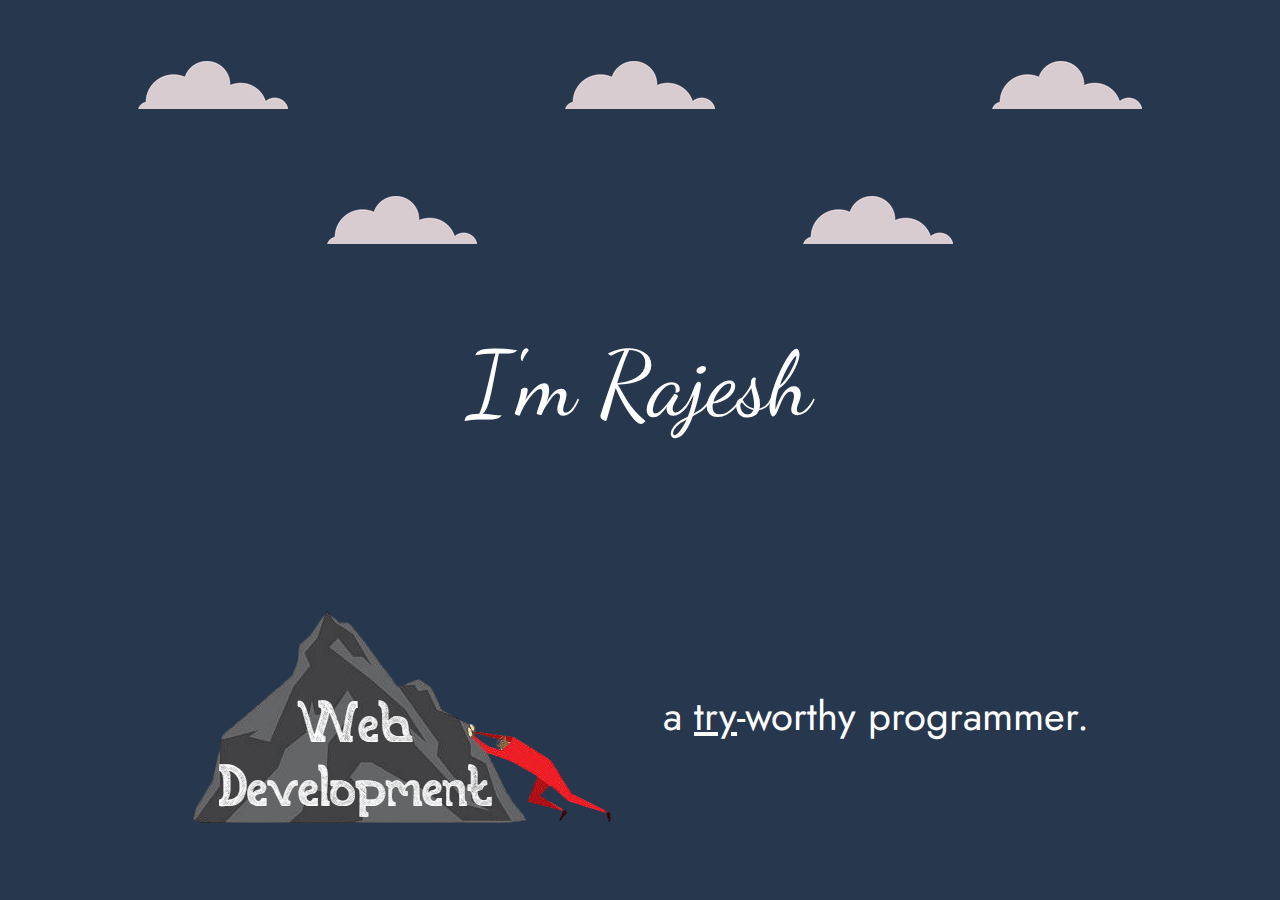
<file: index.html>
<!DOCTYPE html>
<html lang="en">
<head>
    <meta charset="UTF-8">
    <meta name="viewport" content="width=device-width, initial-scale=1.0">
    <title>Capstone-2</title>
    <link href="./css/Briefstyle.css" rel="stylesheet">
    <link rel="preconnect" href="https://fonts.googleapis.com">
    <link rel="preconnect" href="https://fonts.gstatic.com" crossorigin>
    <link href="https://fonts.googleapis.com/css2?family=Dancing+Script&display=swap" rel="stylesheet">
    <link rel="preconnect" href="https://fonts.googleapis.com">
    <link rel="preconnect" href="https://fonts.gstatic.com" crossorigin>
    <link href="https://fonts.googleapis.com/css2?family=Jost:ital,wght@0,100..900;1,100..900&display=swap" rel="stylesheet">
</head>
<body>
    <div class="core-container">
        <div class="upper-container">
            <img src="./assets/images/cloud.png" alt="top-left-cloud">
            <img src="./assets/images/cloud.png" alt="top-mid-cloud">
            <img src="./assets/images/cloud.png" alt="top-right-cloud">
        </div>
        <div class="upper-container1">
            <img src="./assets/images/cloud.png" alt="top-left-cloud">
            <img src="./assets/images/cloud.png" alt="top-mid-cloud">
        </div>
        <h1 class="dancing-script">I'm Rajesh</h1>
        <div class="mid-container" onclick="location.href='./Intro.html';" style="cursor: pointer;" title="Click here to know more!">
            <img src="./assets/images/Mountain shifter 3.png" alt="Mountain mover">
            <h2 class="jost-statement"> a <span class="underscore">try</span>-worthy programmer.</h2>
        </div>
    </div>
</body>
</html>
</file>
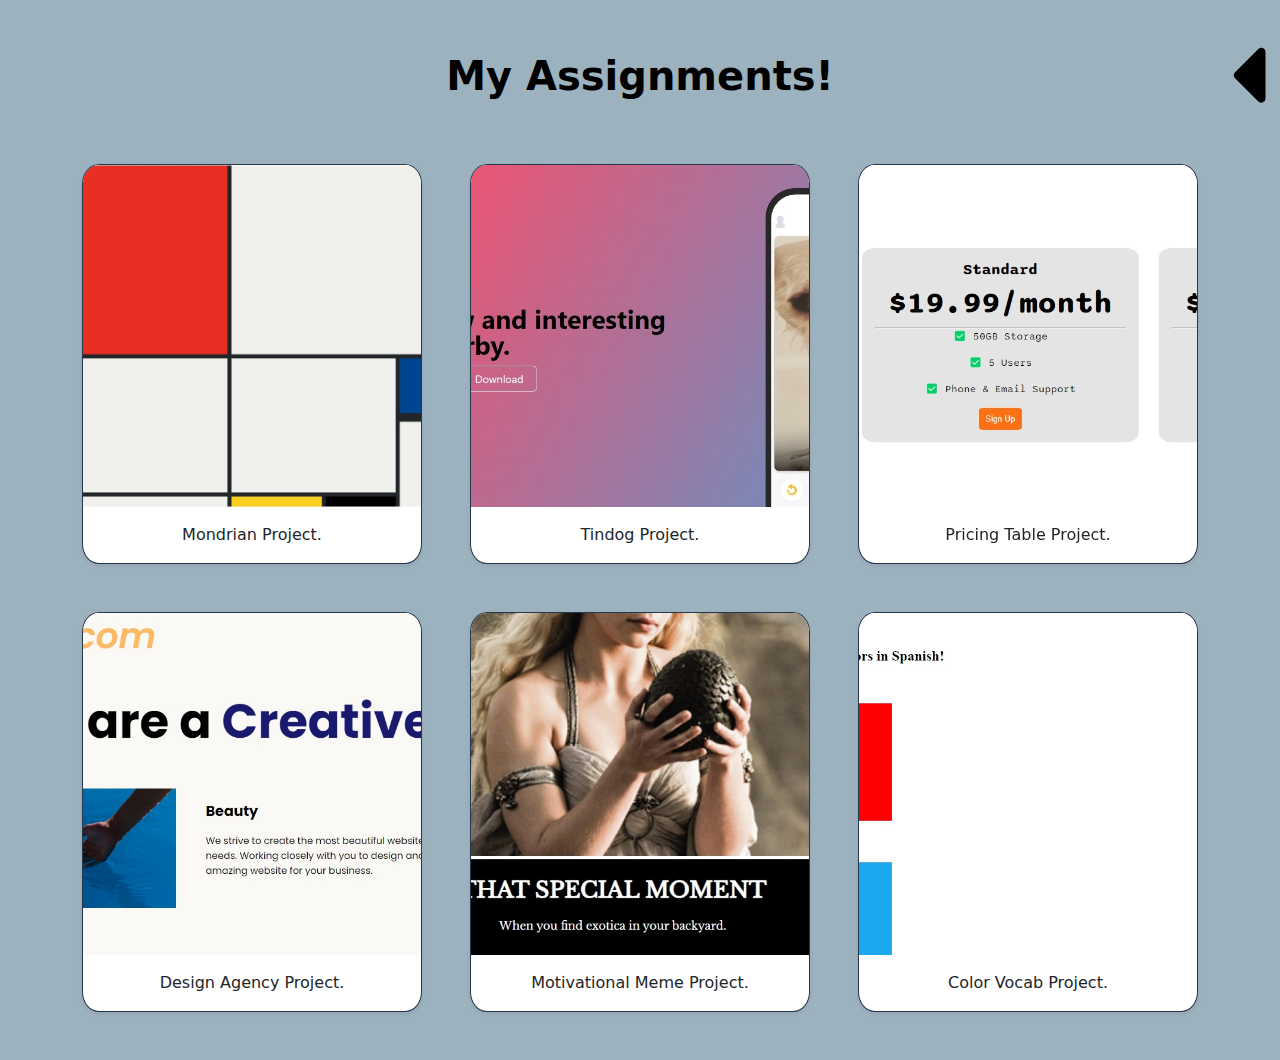
<file: Assignments.html>
<!DOCTYPE html>
<html lang="en">

<head>
    <meta charset="UTF-8">
    <meta name="viewport" content="width=device-width, initial-scale=1.0">
    <title>My Assignments</title>
    <link href="./css/Local_bootstrap_copy.css" rel="stylesheet">
    <style>
        body{
          background-color: #9DB2BF;
        }
        .text-center, .bg-body-tertiary {
            background-color: #9DB2BF !important;
        }
        
        .bd-placeholder-img, .shadow-sm{
          width: 100%;
          height: 400px;
          overflow: hidden;
        }

        .card, .shadow-sm {
          border: #27374D solid 1px;
          border-radius: 5%;
        }
        
        .card, .shadow-sm img{
          width: 100%;
          object-fit: cover;
          transition: all .3s ease-in-out;
        }

        .card img:hover {
          transform: scale(1.05);
        }

        .card-body:hover{
          font-weight: bold;
          background-color: #9DB2BF;
        }

        body > .container2{
          position: fixed;
          left: 94%;
        }

        .container2 .tooltiptext {
          visibility: hidden;
          width: 120px;
          color: black;
          text-align: center;
          padding: 1%;
          font-family: 'Segoe UI', Tahoma, Geneva, Verdana, sans-serif;
          
          /* Position the tooltip */
          position: absolute;
        }
        .container2 > img:hover{
            opacity: 50%;
        }
        .container2:hover .tooltiptext{
          visibility: visible;
          opacity: 50%;
        }
    </style>
</head>

<body>

    <span class="pt-4 container2">
        <span class="tooltiptext">Previous Page</span>
        <img src="./assets/SVG/caret-left.svg" id="prv-pg" alt="previous page" height="100px"
            onclick="location.href='./Intro.html';" style="cursor: pointer;">
    </span>

    <section class="py-1 text-center container pt-5">
      <div class="row py-lg-1">
        <div class="col-lg-6 col-md-8 mx-auto">
          <h1 class="fw-semibold"><font style="vertical-align: inherit;"><font style="vertical-align: inherit; color: black;">My Assignments!</font></font></h1>
        </div>
      </div>
    </section>

    <div class="album py-5 bg-body-tertiary">
        <div class="container">
    
          <div class="row row-cols-1 row-cols-sm-2 row-cols-md-3 g-5">
            <div class="col">
              <div class="card shadow-sm">
                <!-- <svg class="bd-placeholder-img card-img-top" width="100%" height="225" xmlns="http://www.w3.org/2000/svg" role="img" aria-label="Placeholder: thumbnail" preserveAspectRatio="xMidYMid slice" focusable="false" _mstaria-label="4468347" _mstHash="18" style="direction: ltr; text-align: left;"><title _mstTextHash="177515" _mstHash="19">Placeholder</title><rect width="100%" height="100%" fill="#55595c"></rect><text x="50%" y="50%" fill="#eceeef" dy=".3em" _mstTextHash="134056" _mstHash="20">Thumbnail</text></svg> -->
                <img class="bd-placeholder-img card-img-top" width="100%" height="225" src="./assets/images/Mondrian Assignment.jpeg" alt="Mondrian Task" role="img" aria-label="Placeholder: thumbnail" preserveAspectRatio="xMidYMid slice" >
                <div class="card-body" onclick="location.href='./Mondrian Example.html';" style="cursor: pointer;">
                  <p class="card-text" _msttexthash="9321065" _msthash="21" style="direction: ltr; text-align: center;">Mondrian Project.</p>
                </div>
              </div>
            </div>
            <div class="col">
              <div class="card shadow-sm">
                <!-- <svg class="bd-placeholder-img card-img-top" width="100%" height="225" xmlns="http://www.w3.org/2000/svg" role="img" aria-label="Placeholder: thumbnail" preserveAspectRatio="xMidYMid slice" focusable="false" _mstaria-label="4468347" _mstHash="18" style="direction: ltr; text-align: left;"><title _mstTextHash="177515" _mstHash="19">Placeholder</title><rect width="100%" height="100%" fill="#55595c"></rect><text x="50%" y="50%" fill="#eceeef" dy=".3em" _mstTextHash="134056" _mstHash="20">Thumbnail</text></svg> -->
                <img class="bd-placeholder-img card-img-top" width="100%" height="225" src="./assets/images/Tin Dog Assignment.jpeg" alt="TinDog Task" role="img" aria-label="Placeholder: thumbnail" preserveAspectRatio="xMidYMid slice" >
                <div class="card-body" onclick="location.href='./TinDog.html';" style="cursor: pointer;">
                  <p class="card-text" _msttexthash="9321065" _msthash="21" style="direction: ltr; text-align: center;">Tindog Project.</p>
                </div>
              </div>
            </div>
            <div class="col">
              <div class="card shadow-sm">
                <!-- <svg class="bd-placeholder-img card-img-top" width="100%" height="225" xmlns="http://www.w3.org/2000/svg" role="img" aria-label="Placeholder: thumbnail" preserveAspectRatio="xMidYMid slice" focusable="false" _mstaria-label="4468347" _mstHash="18" style="direction: ltr; text-align: left;"><title _mstTextHash="177515" _mstHash="19">Placeholder</title><rect width="100%" height="100%" fill="#55595c"></rect><text x="50%" y="50%" fill="#eceeef" dy=".3em" _mstTextHash="134056" _mstHash="20">Thumbnail</text></svg> -->
                <img class="bd-placeholder-img card-img-top" width="100%" height="225" src="./assets/images/Pricing Table.jpeg" alt="Pricing Table Task" role="img" aria-label="Placeholder: thumbnail" preserveAspectRatio="xMidYMid slice" >
                <div class="card-body" onclick="location.href='./Pricing Table.html';" style="cursor: pointer;">
                  <p class="card-text" _msttexthash="9321065" _msthash="21" style="direction: ltr; text-align: center;">Pricing Table Project.</p>
                </div>
              </div>
            </div>
    
            <div class="col">
              <div class="card shadow-sm">
                <!-- <svg class="bd-placeholder-img card-img-top" width="100%" height="225" xmlns="http://www.w3.org/2000/svg" role="img" aria-label="Placeholder: thumbnail" preserveAspectRatio="xMidYMid slice" focusable="false" _mstaria-label="4468347" _mstHash="18" style="direction: ltr; text-align: left;"><title _mstTextHash="177515" _mstHash="19">Placeholder</title><rect width="100%" height="100%" fill="#55595c"></rect><text x="50%" y="50%" fill="#eceeef" dy=".3em" _mstTextHash="134056" _mstHash="20">Thumbnail</text></svg> -->
                <img class="bd-placeholder-img card-img-top" width="100%" height="225" src="./assets/images/Design Agency.jpeg" alt="Design Agency Task" role="img" aria-label="Placeholder: thumbnail" preserveAspectRatio="xMidYMid slice" >
                <div class="card-body" onclick="location.href='./Web Design Agency.html';" style="cursor: pointer;">
                  <p class="card-text" _msttexthash="9321065" _msthash="21" style="direction: ltr; text-align: center;">Design Agency Project.</p>
                </div>
              </div>
            </div>
            <div class="col">
              <div class="card shadow-sm">
                <!-- <svg class="bd-placeholder-img card-img-top" width="100%" height="225" xmlns="http://www.w3.org/2000/svg" role="img" aria-label="Placeholder: thumbnail" preserveAspectRatio="xMidYMid slice" focusable="false" _mstaria-label="4468347" _mstHash="18" style="direction: ltr; text-align: left;"><title _mstTextHash="177515" _mstHash="19">Placeholder</title><rect width="100%" height="100%" fill="#55595c"></rect><text x="50%" y="50%" fill="#eceeef" dy=".3em" _mstTextHash="134056" _mstHash="20">Thumbnail</text></svg> -->
                <img class="bd-placeholder-img card-img-top" width="100%" height="225" src="./assets/images/Motivational Meme.jpeg" alt="Design Agency Task" role="img" aria-label="Placeholder: thumbnail" preserveAspectRatio="xMidYMid slice" >
                <div class="card-body" onclick="location.href='./Motivational Meme.html';" style="cursor: pointer;">
                  <p class="card-text" _msttexthash="9321065" _msthash="21" style="direction: ltr; text-align: center;">Motivational Meme Project.</p>
                </div>
              </div>
            </div>
            <div class="col">
              <div class="card shadow-sm">
                <!-- <svg class="bd-placeholder-img card-img-top" width="100%" height="225" xmlns="http://www.w3.org/2000/svg" role="img" aria-label="Placeholder: thumbnail" preserveAspectRatio="xMidYMid slice" focusable="false" _mstaria-label="4468347" _mstHash="18" style="direction: ltr; text-align: left;"><title _mstTextHash="177515" _mstHash="19">Placeholder</title><rect width="100%" height="100%" fill="#55595c"></rect><text x="50%" y="50%" fill="#eceeef" dy=".3em" _mstTextHash="134056" _mstHash="20">Thumbnail</text></svg> -->
                <img class="bd-placeholder-img card-img-top" width="100%" height="225" src="./assets/images/Color Vocab.jpeg" alt="Design Agency Task" role="img" aria-label="Placeholder: thumbnail" preserveAspectRatio="xMidYMid slice" >
                <div class="card-body" onclick="location.href='./Color Vocab.html';" style="cursor: pointer;">
                  <p class="card-text" _msttexthash="9321065" _msthash="21" style="direction: ltr; text-align: center;">Color Vocab Project.</p>
                </div>
              </div>
            </div>
          </div>
        </div>
      </div>
</body>

</html>
</file>
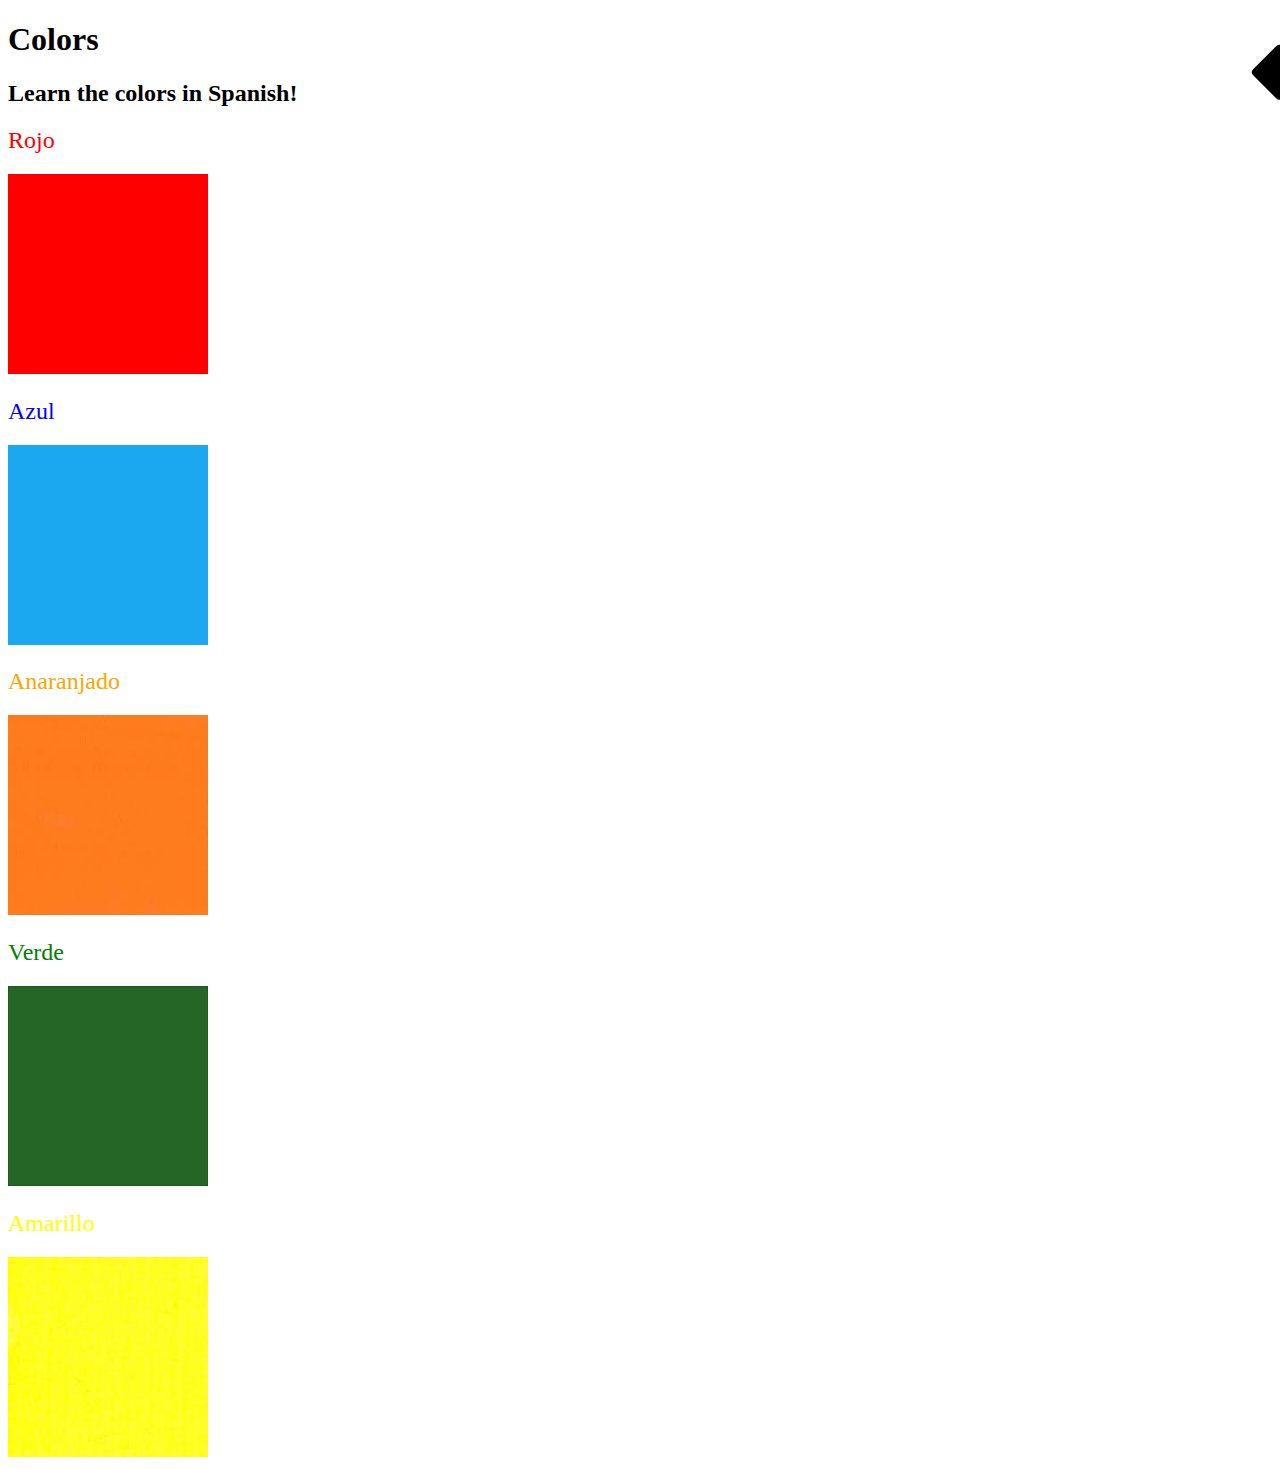
<file: Color Vocab.html>
<!DOCTYPE html>
<html lang="en">
  <head>
    <meta charset="UTF-8" />
    <title>Spanish Vocabulary</title>
    <link rel="stylesheet" href="./css/ColorVocabstyle.css" />
    <style>
      body > .container2{
          position: fixed;
          left: 91.5%;
        }

        body > .container2 > img{
          height: 100px !important;
        }
        .container2 .tooltiptext {
          visibility: hidden;
          color: black;
          text-align: right;
          padding-left: 25%;
          font-family: 'Segoe UI', Tahoma, Geneva, Verdana, sans-serif;
          
          /* Position the tooltip */
          position: absolute;
        }
        .container2 > img:hover{
            opacity: 50%;
        }
        .container2:hover .tooltiptext{
          visibility: visible;
          opacity: 50%;
        }
    </style>
  </head>

  <body>
    <div class="container2">
      <span class="tooltiptext">Previous Page</span>
      <img src="./assets/SVG/caret-left.svg" id="prv-pg" alt="previous page" height="100px"
          onclick="location.href='./Assignments.html';" style="cursor: pointer;">
    </div>
    <h1>Colors</h1>
    <h2>Learn the colors in Spanish!</h2>
    <h2 class="color-title" id="red">Rojo</h2>
    <img src="./assets/images/red.png" alt="red" />

    <h2 class="color-title" id="blue">Azul</h2>
    <img src="./assets/images/blue.png" alt="blue" />

    <h2 class="color-title" id="orange">Anaranjado</h2>
    <img src="./assets/images/orange.png" alt="orange" />

    <h2 class="color-title" id="green">Verde</h2>
    <img src="./assets/images/green.png" alt="green" />

    <h2 class="color-title" id="yellow">Amarillo</h2>
    <img src="./assets/images/yellow.png" alt="yellow" />
  </body>
</html>

<!-- 
TODOs
IMPORTANT: You should not need to make ANY CHANGES to index.html
All code should be written in your CSS file.

1. Create a CSS file and incorporate it as an external stylesheet.
2. Use CSS to style each of the color titles to meaning. 
Hint: Use the id to help if you don't know the words in spanish.
3. Use CSS to change all the color titles to have "font-weight: normal;"
4. Use CSS (not HTML) to make all the images 200px heigh and 200px wide. 
Hint: 
https://developer.mozilla.org/en-US/docs/Web/CSS/height
https://developer.mozilla.org/en-US/docs/Web/CSS/width
-->
</file>
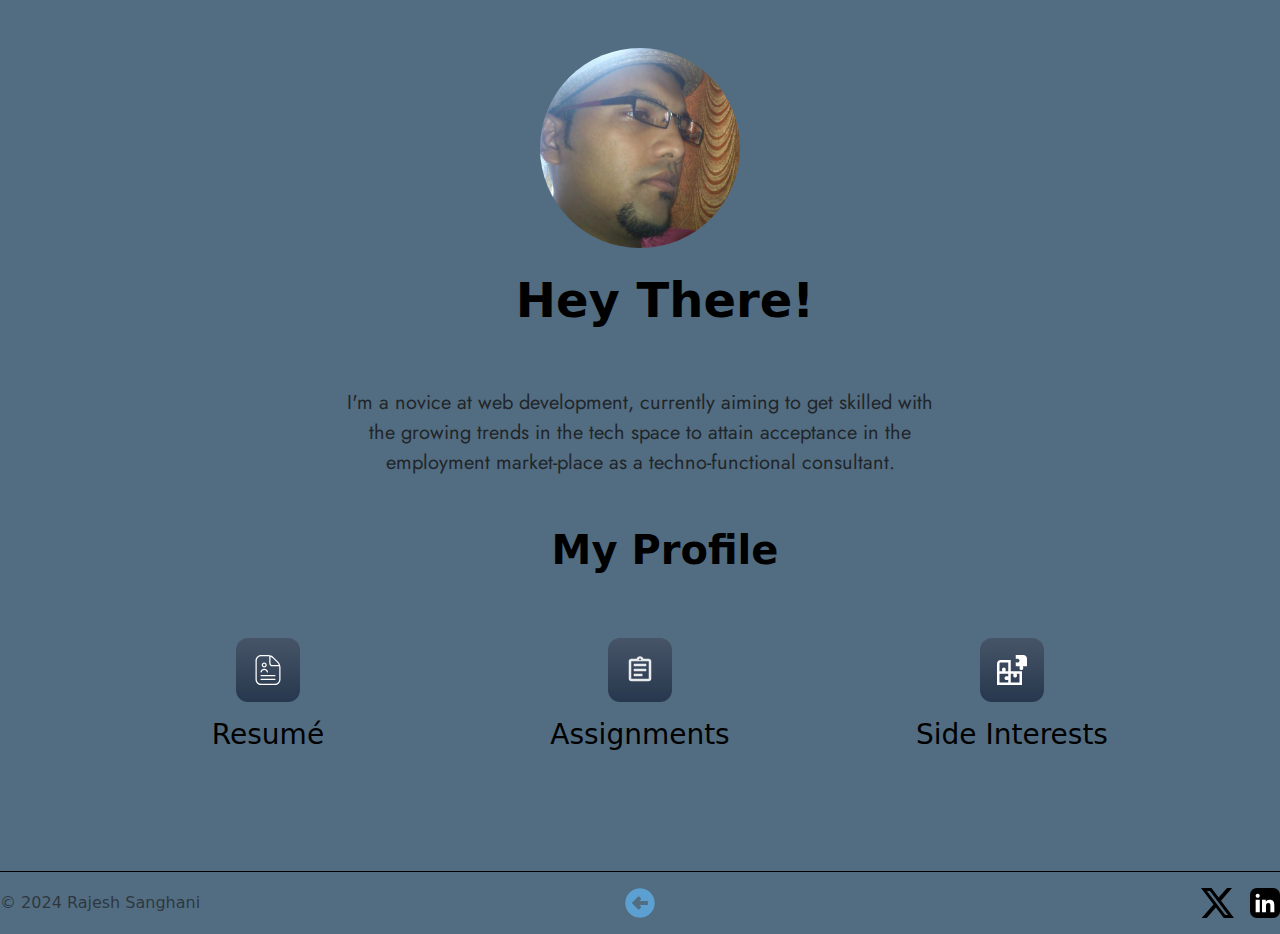
<file: Intro.html>
<!DOCTYPE html>
<html lang="en">

<head>
    <meta charset="UTF-8">
    <meta name="viewport" content="width=device-width, initial-scale=1.0">
    <title>My Profile</title>
    <link href="./css/Local_bootstrap_copy.css" rel="stylesheet">
    <link rel="preconnect" href="https://fonts.googleapis.com">
    <link rel="preconnect" href="https://fonts.gstatic.com" crossorigin>
    <link href="https://fonts.googleapis.com/css2?family=Jost:ital,wght@0,100..900;1,100..900&display=swap"
        rel="stylesheet">
    <link href="./css/Briefstyle.css" rel="stylesheet">
    <style>
        body {
            background-color: #526D82;
            height: 100vh;
        }
        #welcome-pg-btn:hover {
            opacity: 50%;
        }

        #social-conntect:hover{
            opacity: 50%;
        }
    </style>
</head>

<body>
    <div class="px-4 py-5 my-0 text-center">
        <img class="d-flex mx-auto mb-4" src="./assets/images/Profile Pic.JPG" alt="Profile Impression" width="200" height="200"
            style="border-radius: 50%;">
        <h2 class="display-5 fw-semibold text-body-emphasis">Hey There!</h2>
        <div class="col-lg-6 mx-auto">
            <p class="lead mb-4 jost-statement" style="padding-top: 50px;">I'm a novice at web development, currently
                aiming to get skilled with the growing trends in the tech space to attain acceptance in the employment
                market-place as a techno-functional consultant.</p>
        </div>

        <div class="container px-4 py-4" id="featured-3">
            <h2 class="pb-2 fw-semibold" style="color: black;">My Profile</h2>
            <div class="row g-4 pt-5 pb-3 row-cols-lg-3">
                <div class="feature col">
                    <div
                        class="feature-icon d-inline-flex align-items-center justify-content-center text-bg-primary bg-gradient fs-2 mb-3" onclick="location.href='./resume.html';" style="cursor: pointer;">
                        <img src="./assets/SVG/Resume1.svg" alt="resume image" height="30px">
                    </div>
                    <h3 class="fs-3 text-body-emphasis">Resumé</h3>
                </div>
                <div class="feature col">
                    <div
                        class="feature-icon d-inline-flex align-items-center justify-content-center text-bg-primary bg-gradient fs-2 mb-3"onclick="location.href='./Assignments.html';" style="cursor: pointer;">
                        <img src="./assets/SVG/Assignment.svg" alt="Asignment image" height="30px">
                    </div>
                    <h3 class="fs-3 text-body-emphasis">Assignments</h3>
                </div>
                <div class="feature col">
                    <div
                        class="feature-icon d-inline-flex align-items-center justify-content-center text-bg-primary bg-gradient fs-2 mb-3"onclick="location.href='./Side Interests.html';" style="cursor: pointer;">
                        <img src="./assets/SVG/hobby.svg" alt="resume image" height="30px">
                    </div>
                    <h3 class="fs-3 text-body-emphasis">Side Interests</h3>
                </div>
            </div>
        </div>
    </div>

    <footer class="d-flex flex-wrap justify-content-between align-items-center py-3 my-4"
        style="border-top: 1px solid black;">
        <div class="col-md-4 d-flex align-items-center">
            <span class="mb-3 mb-md-0 text-body-secondary">© 2024 Rajesh Sanghani</span>
        </div>
        
        <img src="./assets/SVG/back-button.svg" id="welcome-pg-btn" alt="button" height="30px" onclick="location.href='./index.html';" style="cursor: pointer; border-radius: 50%;" title="Previous Page">
    
        <ul class="nav col-md-4 justify-content-end list-unstyled d-flex">
            <li class="ms-3"><a class="text-body-secondary" href="https://x.com/rajsanghani_200"><img id="social-conntect" src="./assets/SVG/x.svg"
                        alt="twitter image" height="30px"></a></li>
            <li class="ms-3"><a class="text-body-secondary" href="https://linkedin.com/in/rajesh-sanghani-31882b9a"><img id="social-conntect"
                        src="./assets/SVG/Linkedin.svg" alt="linkedin image" height="30px"></a></li>
        </ul>
    </footer>
</body>
</html>
</file>
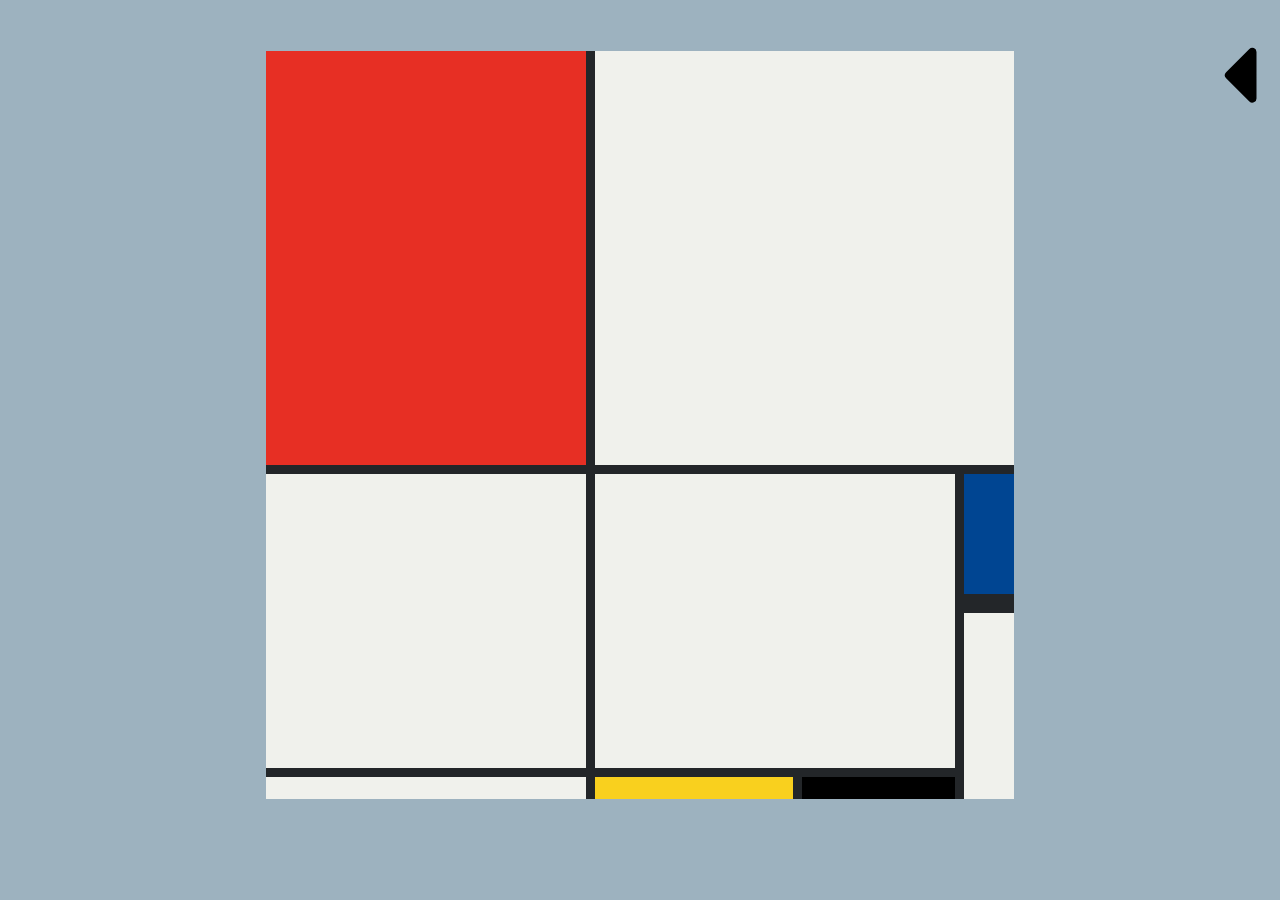
<file: Mondrian Example.html>
<!DOCTYPE html>
<html lang="en">

<head>
  <meta charset="UTF-8">
  <meta name="viewport" content="width=device-width, initial-scale=1.0">
  <title>Mondrian Project</title>
  <style>
    /* 
    Write your CSS here 
    Gap Colour: #000
    White: #F0F1EC
    Red: #E72F24
    Black: #232629
    Blue: #004592
    Yellow: #F9D01E

    For dimensions, see dimensions.png image.
    HINT: Remember you can't change the properties of grid lines.
    But grid lines are transparent!
    */
  body{
    background-color: #9DB2BF;
    display: flex;
    justify-content: center;
    /* align-items: center; */
    height: 100vh;
    margin: 0;
    padding: 0;
  }

  .Parent-container{
    display: grid;
    height: 748px;
    width: 748px;
    /* border: 2px solid black; */
    grid-template-columns: 320px 198px 153px 50px;
    grid-template-rows: 414px 130px 155px 22px;
    gap: 9px;
    background-color: #232629;
    margin-top: 4%;
  }

  .item{
    background-color: #F0F1EC;
  }
  
  .red{
    background-color: #E72F24;
    grid-area: 1 / 1 / 2 / 2;
  }

  .white1{
    grid-column : 2 / 5;
  }

  .white2{
    grid-area: 2 / 1 / 4 / 2;
  }

  .white3{
    grid-area: 2 / 2 / 4 / 4;
  }

  .white4{
    grid-area: 4 / 1 / 5 / 2;
  }

  .blue{
    background-color: #004592;
    grid-area: 2 / 4 / 3 / 5;
    border-bottom: 10px solid #232629;
  }

  .yellow{
    background-color: #F9D01E;
    grid-area: 4 / 2 / 5 / 3;
  }

  .white5{
    grid-area: 3 / 4 / 5 / 5;
  }

  .black{
    background-color: #000;
    grid-area: 4 / 3 / 5 / 4;
  }

  body > .container2{
      position: fixed;
      left: 93.3%;
      padding-top: 1.5rem;
  }

  .container2 .tooltiptext {
      visibility: hidden;
      width: 120px;
      color: black;
      text-align: center;
      border-radius: 6px;
      padding: 3px 0 3px 0;
      font-family: 'Segoe UI', Tahoma, Geneva, Verdana, sans-serif;
      
      /* Position the tooltip */
      position: absolute;
  }
  .container2 > img:hover {
      opacity: 50%;
  }
  .container2:hover .tooltiptext{
      visibility: visible;
      opacity: 50%;
  }
  </style>
</head>

<body>
  <!-- Write your HTML here -->
  <div class="container2">
    <span class="tooltiptext">Previous Page</span>
    <img src="./assets/SVG/caret-left.svg" id="prv-pg" alt="previous page" height="100px"
      onclick="location.href='./Assignments.html';" style="cursor: pointer;">
      
  </div>
  <div class="Parent-container">
    <div class="item red"></div>
    <div class="item white1"></div>
    <div class="item white2"></div>
    <div class="item white3"></div>
    <div class="item white4"></div>
    <div class="item blue"></div>
    <div class="item yellow"></div>
    <div class="item white5"></div>
    <div class="item black"></div>
  </div>
</body>

</html>
</file>
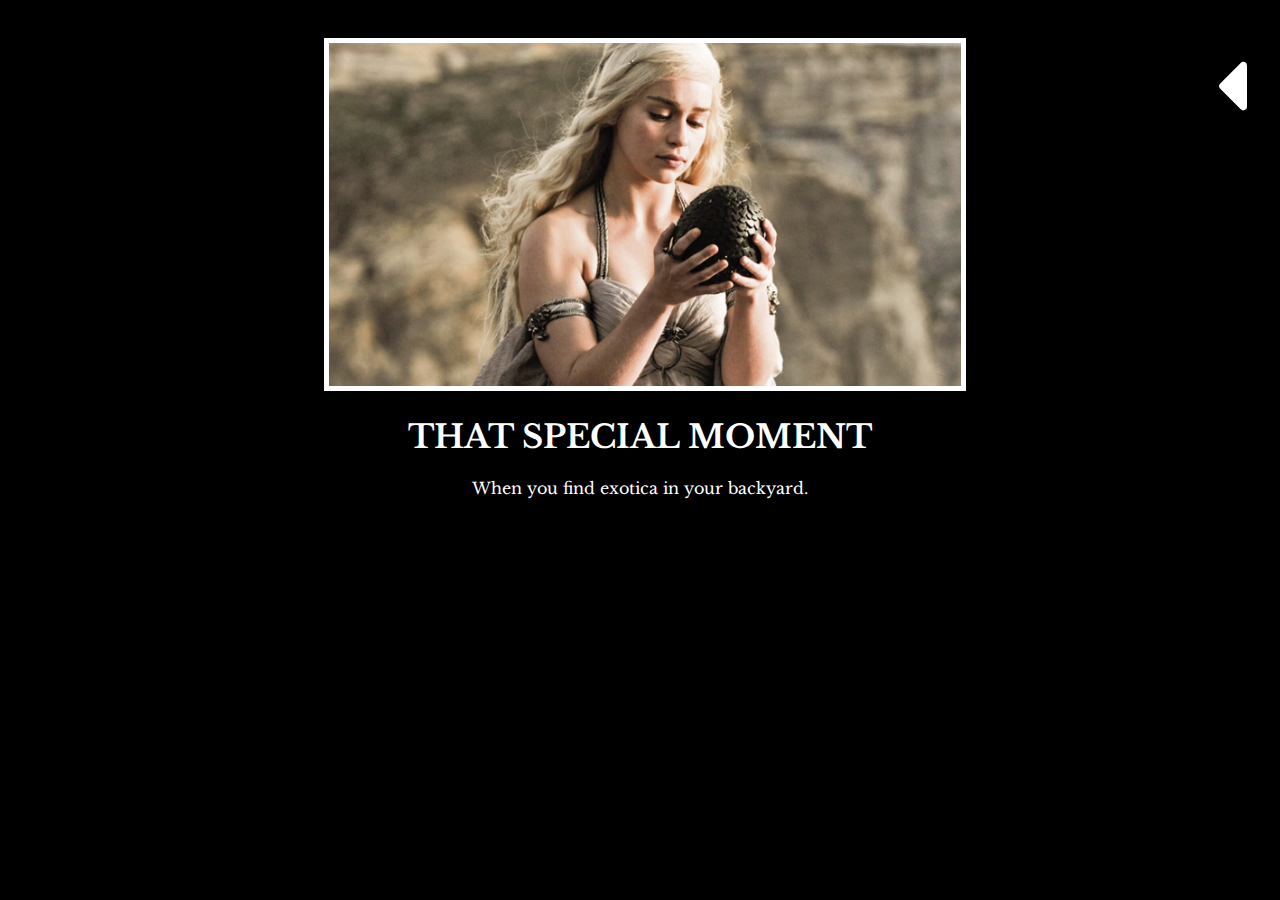
<file: Motivational Meme.html>
<!DOCTYPE html>
<html lang="en">

<head>
  <meta charset="UTF-8">
  <meta name="viewport" content="width=device-width, initial-scale=1.0">
  <title>Motivational Poster</title>
  <link rel="stylesheet" href="./css/Motivationstyle.css" />
  <link rel="preconnect" href="https://fonts.googleapis.com">
  <link rel="preconnect" href="https://fonts.gstatic.com" crossorigin>
  <link href="https://fonts.googleapis.com/css2?family=Caveat&family=Libre+Baskerville&display=swap" rel="stylesheet">
  <style>
    body > .container2{
          position: fixed;
          left: 93.1%;
          top: .5%;
        }

    #prv-pg {
      border: 0;
      filter: invert(100%) sepia(0%) saturate(7500%) hue-rotate(23deg) brightness(118%) contrast(118%);
    }    

    .container2 .tooltiptext {
      visibility: hidden;
      color: white;
      text-align: center;
      padding-top: 25%;
      font-family: 'Segoe UI', Tahoma, Geneva, Verdana, sans-serif;
      
      /* Position the tooltip */
      position: absolute;
    }
    .container2 > img:hover{
        opacity: 50%;
    }
    .container2:hover .tooltiptext{
      visibility: visible;
      opacity: 50%;
    }
  </style>
</head>

<body>
  <span class="pt-4 container2">
    <span class="tooltiptext">Previous Page</span>
    <img src="./assets/SVG/caret-left.svg" id="prv-pg" alt="previous page" height="100px"
        onclick="location.href='./Assignments.html';" style="cursor: pointer;">
  </span>

  <div id="Container">
  <img src="./assets/images/daenerys.jpeg" alt="Targerian Egg" />
  <h1>That Special Moment</h1>
  <p>When you find exotica in your backyard.</p>
</div>
</body>

</html>

<!-- 
  TODO: Create a motivational post website.
Style it how ever you like. 
Look at the goal image for inspiration.
But it must have the following features:
1. The main h1 text should be using the Regular Libre Baskerville Font from Google Fonts:
  https://fonts.google.com/specimen/Libre+Baskerville
2. The text should be white and background black.
3. Add your own image into the images folder inside assets. It should have a 5px white border.
4. The text should be center aligned.
5. Create a div to contain the h1, p and img elements. Adjust the margins so that the image and text are centered on the page. 
  Hint: You horizontally center a div by giving it a width of 50% and a margin-left of 25%.
  Hint: Set the image to have a width of 100% so it fills the div. 
6. Read about the text-transform property on MDN docs to make the h1 uppercase with CSS.
  https://developer.mozilla.org/en-US/docs/Web/CSS/text-transform 
-->
</file>
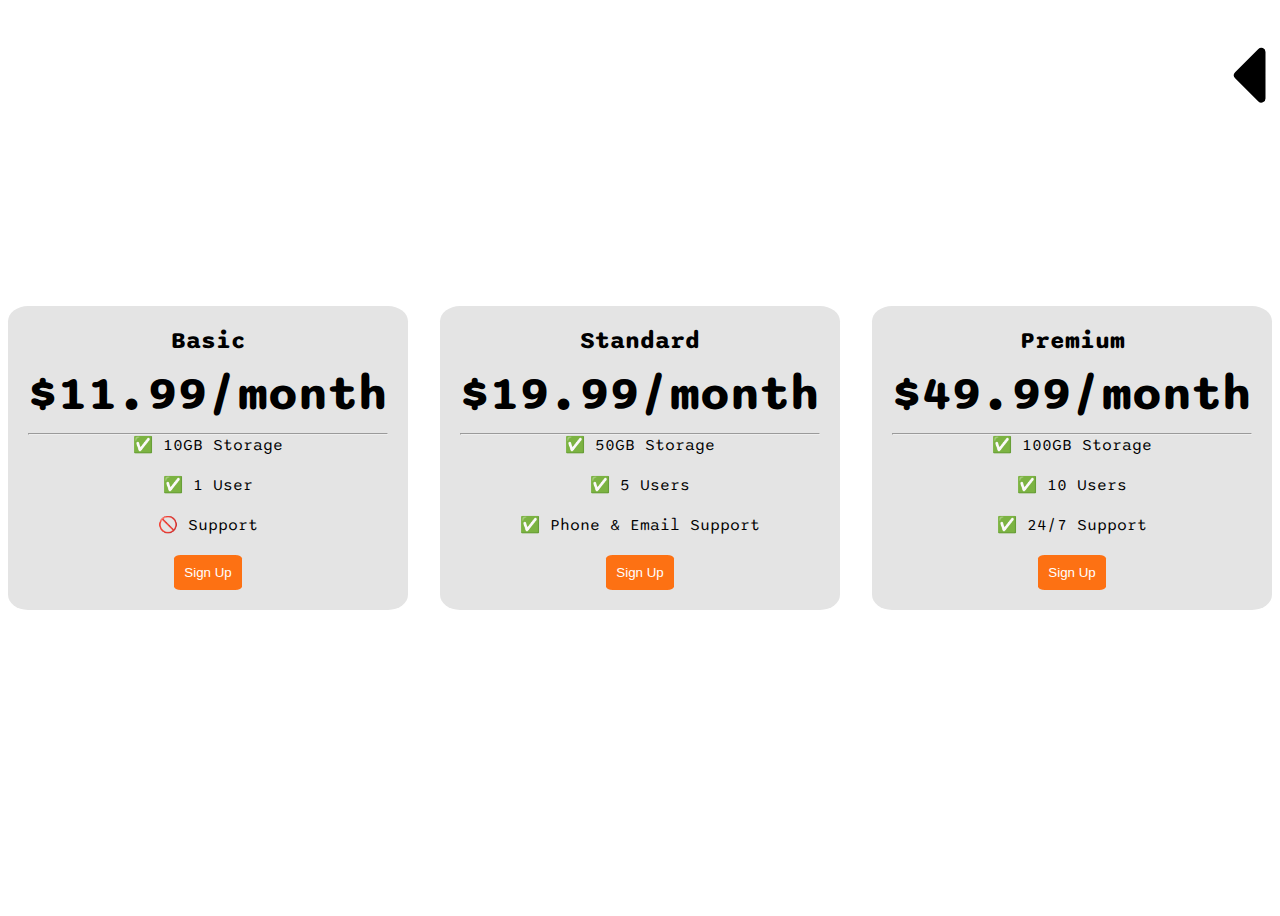
<file: Pricing Table.html>
<!DOCTYPE html>
<html>
  <head>
    <title>Flexbox Pricing Table</title>
    <link rel="preconnect" href="https://fonts.googleapis.com" />
    <link rel="preconnect" href="https://fonts.gstatic.com" crossorigin />
    <link
      href="https://fonts.googleapis.com/css2?family=Sono:wght@400;700&display=swap"
      rel="stylesheet"
    />
    <style>
      body {
        font-family: "Sono", sans-serif;
      }

      /* Hint: What can you do with a media query and flexbox? */
       
        .pricing-container{
          display: flex;
          justify-content: center;
          align-items: center;
          height: 100vh;
          gap: 2rem;
        }

        .container2{
          position: fixed;
          padding-top: 1rem;
          left: 94%;
        }

        .tooltiptext{
          position: absolute;
          z-index: 1;
          font-family: 'Segoe UI', Tahoma, Geneva, Verdana, sans-serif;
        }

        .container2 .tooltiptext {
          visibility: hidden;
          color: black;
          text-align: center;
          font-family: 'Segoe UI', Tahoma, Geneva, Verdana, sans-serif;
        }
        .container2 > img:hover{
            opacity: 50%;
        }
        .container2:hover .tooltiptext{
            visibility: visible;
            opacity: 50%;
        }

        .pricing-plan{
          flex: 1;
          background-color: rgb(228, 228, 228);
          border-radius: 5%;
          max-width: 400px;
          padding: 20px;
          text-align: center;
        }

        .plan-title{
          font-size: 24px;
          font-weight: bold;
          /* text-align: center; */
          margin-bottom: 10px;
        }

        .plan-price{
          font-size: 48px;
          font-weight: bold;
          /* text-align: center; */
          margin-bottom: 10px;
        }
        
        .pricing-plan > hr{
          margin: 0;
          padding: 0;
        }
        
        .plan-features{
          list-style: none;
          /* text-align: center; */
          margin: 0;
          padding: 0;
        }
        
        .plan-features li{
          margin-bottom: 20px;
        }
        
        .plan-button{
          background-color: rgba(255, 102, 0, 0.918); 
          padding: 10px;
          border: none;
          border-radius: 10%;
          color: white;
        }
        
        .plan-price:hover{
          background-color: black;
          color: white;
        }
        .plan-button:hover {
          background-color: bisque;
          color: black;
        }
        @media (max-width: 1250px){
          .pricing-container{
            flex-direction: column;
            height: 100%;
          }
        }
    </style>
  </head>

  <body>
    <div class="container2" style="text-align-last: right;">
      <span class="tooltiptext">Previous Page</span>
      <img src="./assets/SVG/caret-left.svg" id="prv-pg" alt="previous page" height="100px"
          onclick="location.href='./Assignments.html';" style="cursor: pointer;">
    </div>
    <div class="pricing-container">
      <div class="pricing-plan">
        <div class="plan-title">Basic</div>
        <div class="plan-price">$11.99/month</div>
        <hr/>
        <ul class="plan-features">
          <li>✅ 10GB Storage</li>
          <li>✅ 1 User</li>
          <li>🚫 Support</li>
        </ul>
        <button class="plan-button">Sign Up</button>
      </div>
      <div class="pricing-plan">
        <div class="plan-title">Standard</div>
        <div class="plan-price">$19.99/month</div>
        <hr/>
        <ul class="plan-features">
          <li>✅ 50GB Storage</li>
          <li>✅ 5 Users</li>
          <li>✅ Phone &amp; Email Support</li>
        </ul>
        <button class="plan-button">Sign Up</button>
      </div>
      <div class="pricing-plan">
        <div class="plan-title">Premium</div>
        <div class="plan-price">$49.99/month</div>
        <hr/>
        <ul class="plan-features">
          <li>✅ 100GB Storage</li>
          <li>✅ 10 Users</li>
          <li>✅ 24/7 Support</li>
        </ul>
        <button class="plan-button">Sign Up</button>
      </div>
    </div>
  </body>
</html>
</file>
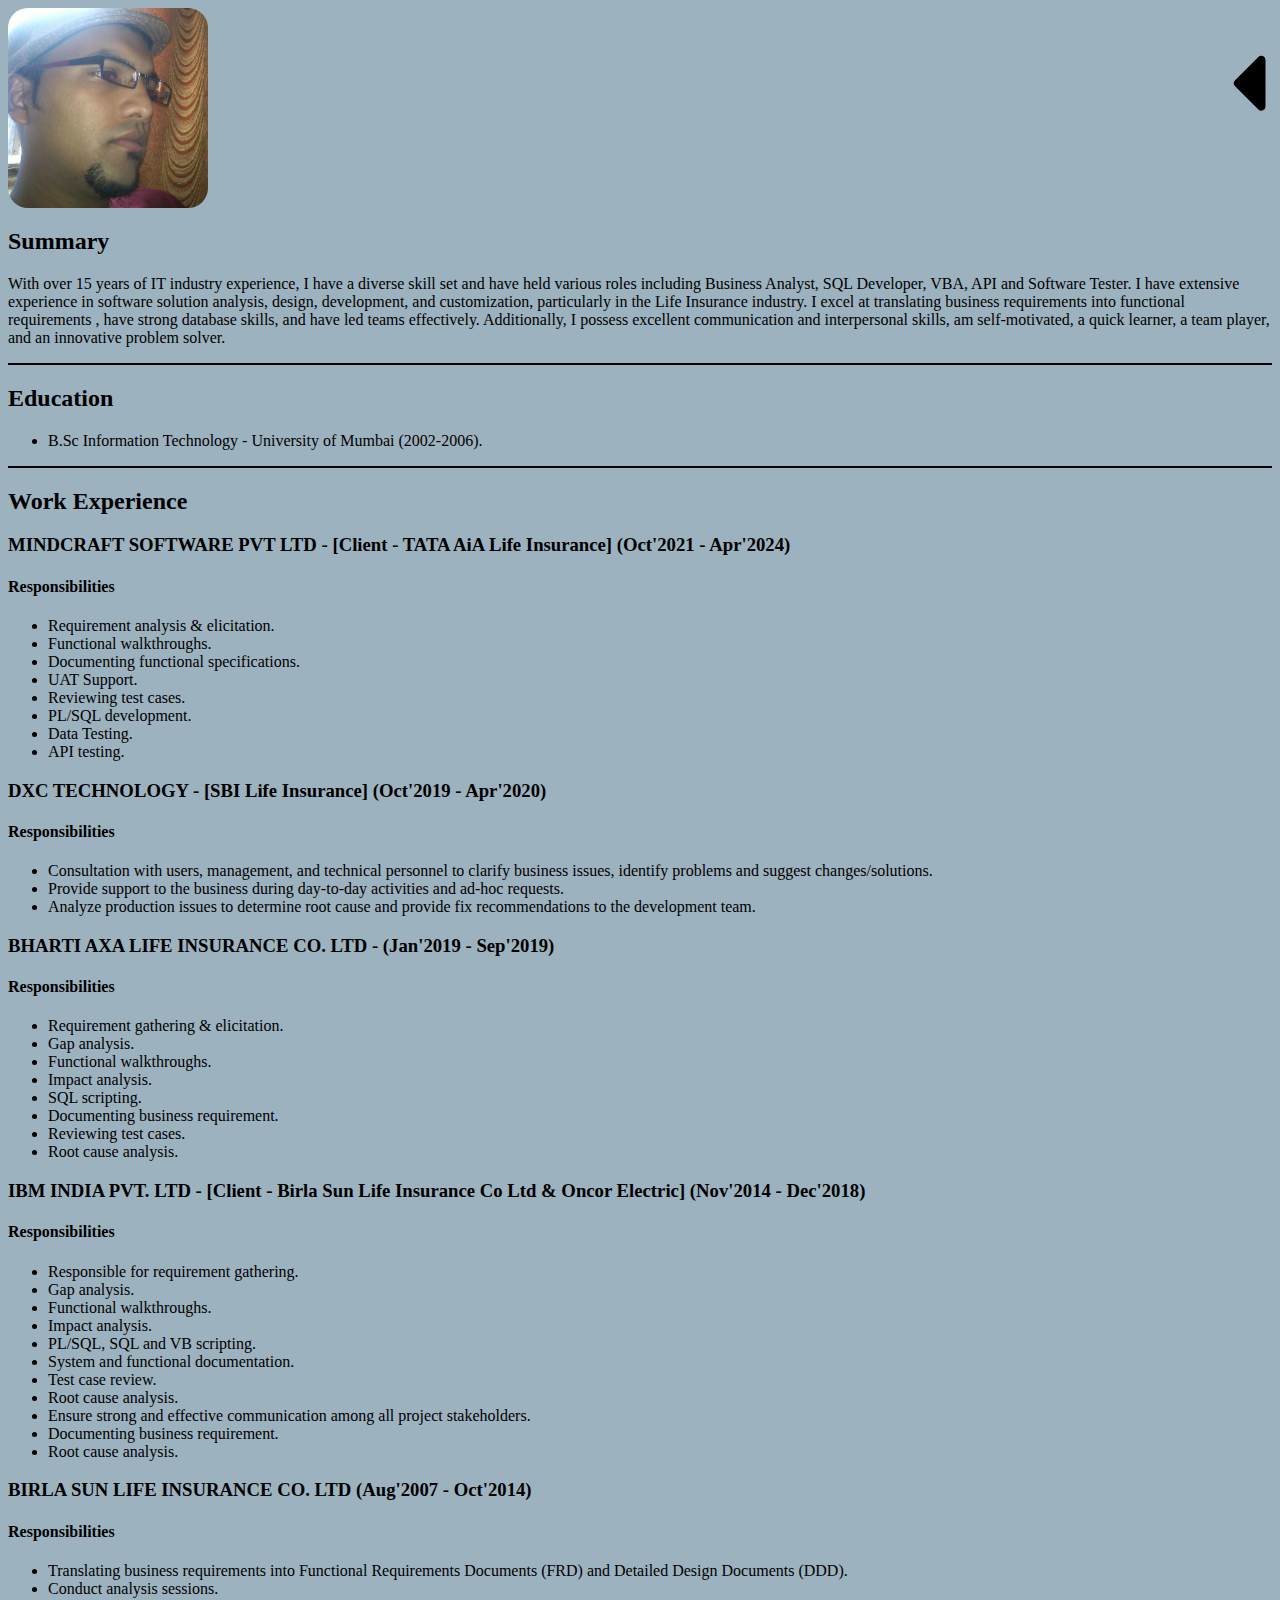
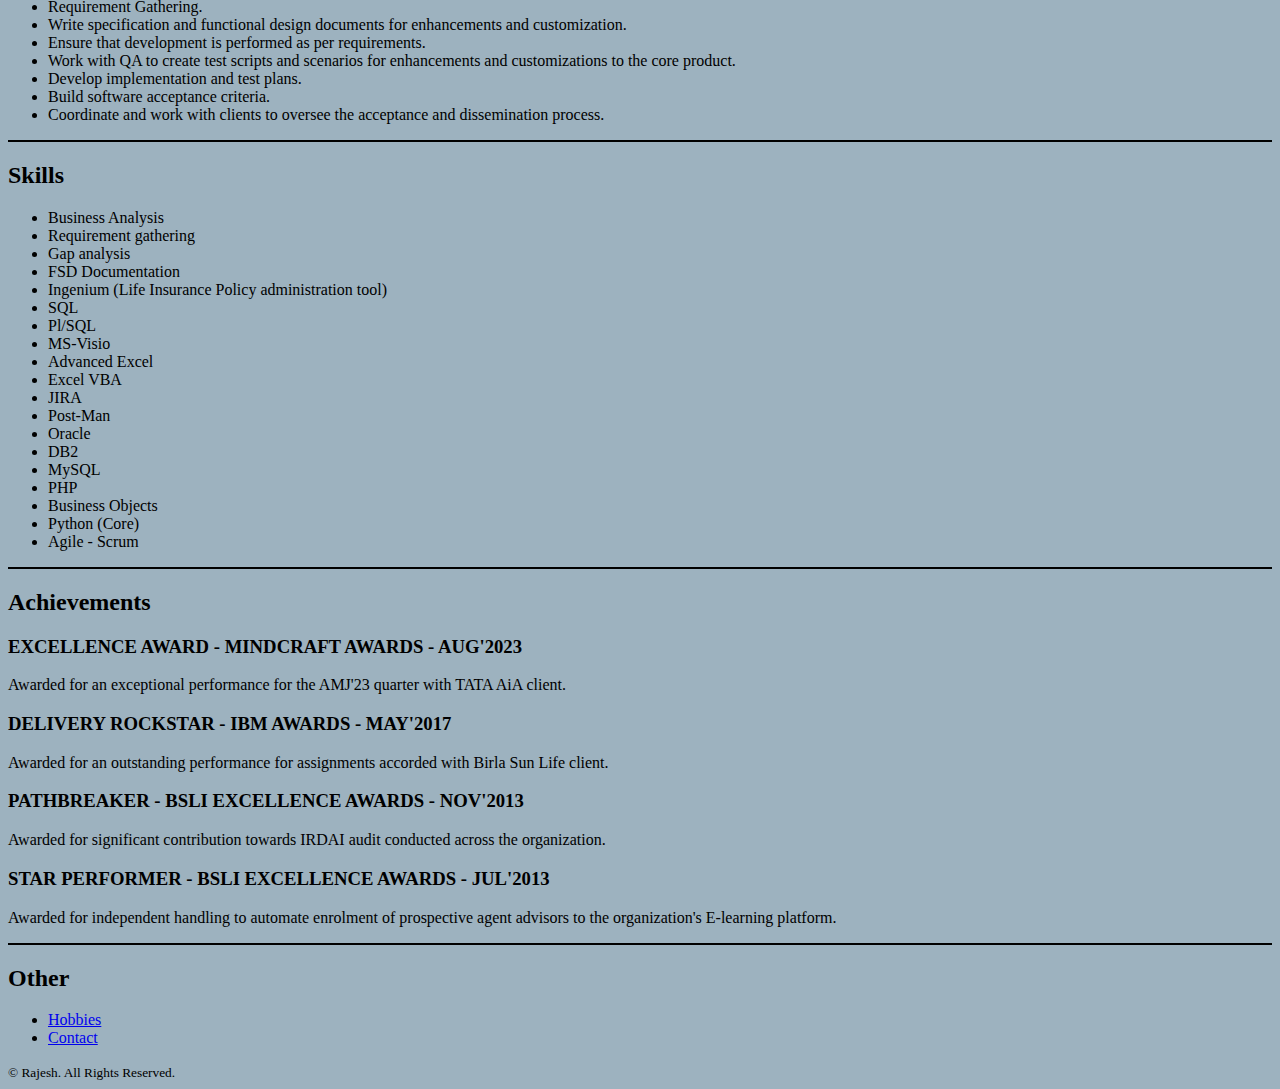
<file: resume.html>
<!DOCTYPE html>
<html lang="en" >

<head>
    <meta charset="UTF-8">
    <meta name="viewport" content="width=device-width, initial-scale=1.0">
    <title>My Resume</title>
    <style>
        body{
            background-color: #9DB2BF;
        }
        .container1{
            display: flex;
            justify-content: space-between;
            /* align-items: center; */
        }
        .container2{
            position: fixed;
            left: 94%;
            padding-top: 1.5rem;
        }
        .container2 .tooltiptext {
          visibility: hidden;
          width: 120px;
          color: black;
          text-align: center;
          border-radius: 6px;
          padding: 1%;
          font-family: 'Segoe UI', Tahoma, Geneva, Verdana, sans-serif;
          
          /* Position the tooltip */
          position: absolute;
        }
        .container2 > img:hover{
            opacity: 50%;
        }
        .container2:hover .tooltiptext{
          visibility: visible;
          opacity: 50%;
        }
    </style>
</head>

<body>
    <span class="container1">
        <img src="./assets/images/Profile Pic.JPG" alt="Profile Photo" width="200" height="200" style="border-radius: 10%;">
        <div class="container2">
            <span class="tooltiptext">Previous Page</span>
            <img src="./assets/SVG/caret-left.svg" id="prv-pg" alt="previous page" height="100px"
                onclick="location.href='./Intro.html';" style="cursor: pointer;">
        </div>
    </span>
    <h2>Summary</h2>
    <p>With over 15 years of IT industry experience, I have a
        diverse skill set and have held various roles including
        Business Analyst, SQL Developer, VBA, API and Software
        Tester. I have extensive experience in software solution
        analysis, design, development, and customization,
        particularly in the Life Insurance industry. I excel at
        translating business requirements into functional requirements
        , have strong database skills, and have led teams
        effectively. Additionally, I possess excellent
        communication and interpersonal skills, am self-motivated,
        a quick learner, a team player, and an innovative problem
        solver.</p>
    <hr color="black"/>
    <h2>Education</h2>
    <ul>
        <li>B.Sc Information Technology - University of Mumbai (2002-2006).</li>
    </ul>
    <hr color="black"/>
    <h2>Work Experience</h2>
    <h3>MINDCRAFT SOFTWARE PVT LTD - [Client - TATA AiA Life Insurance] (Oct'2021 - Apr'2024)</h3>
    <h4>Responsibilities</h4>
    <ul>
        <li>Requirement analysis & elicitation.</li>
        <li>Functional walkthroughs.</li>
        <li>Documenting functional specifications.</li>
        <li>UAT Support.</li>
        <li>Reviewing test cases.</li>
        <li>PL/SQL development.</li>
        <li>Data Testing.</li>
        <li>API testing.</li>
    </ul>
    <h3>DXC TECHNOLOGY - [SBI Life Insurance] (Oct'2019 - Apr'2020)</h3>
    <h4>Responsibilities</h4>
    <ul>
        <li>Consultation with users, management, and technical personnel to
            clarify business issues, identify problems and suggest
            changes/solutions.</li>
        <li>Provide support to the business during day-to-day activities and ad-hoc
            requests.</li>
        <li>Analyze production issues to determine root cause and provide fix
            recommendations to the development team.</li>
    </ul>
    <h3>BHARTI AXA LIFE INSURANCE CO. LTD - (Jan'2019 - Sep'2019)</h3>
    <h4>Responsibilities</h4>
    <ul>
        <li>Requirement gathering & elicitation.</li>
        <li>Gap analysis.</li>
        <li>Functional walkthroughs.</li>
        <li>Impact analysis.</li>
        <li>SQL scripting.</li>
        <li>Documenting business requirement.</li>
        <li>Reviewing test cases.</li>
        <li>Root cause analysis.</li>
    </ul>
    <h3>IBM INDIA PVT. LTD - [Client - Birla Sun Life Insurance Co Ltd & Oncor Electric] (Nov'2014 - Dec'2018)</h3>
    <h4>Responsibilities</h4>
    <ul>
        <li>Responsible for requirement gathering.</li>
        <li>Gap analysis.</li>
        <li>Functional walkthroughs.</li>
        <li>Impact analysis.</li>
        <li>PL/SQL, SQL and VB scripting.</li>
        <li>System and functional documentation.</li>
        <li>Test case review.</li>
        <li>Root cause analysis.</li>
        <li>Ensure strong and effective communication among all project stakeholders.</li>
        <li>Documenting business requirement.</li>
        <li>Root cause analysis.</li>
    </ul>
    <h3>BIRLA SUN LIFE INSURANCE CO. LTD (Aug'2007 - Oct'2014)</h3>
    <h4>Responsibilities</h4>
    <ul>
        <li>Translating business requirements into Functional
            Requirements Documents (FRD) and Detailed Design
            Documents (DDD).</li>
        <li>Conduct analysis sessions.</li>
        <li>Requirement Gathering.</li>
        <li>Write specification and functional design documents
            for enhancements and customization.</li>
        <li>Ensure that development is performed as per requirements.</li>
        <li>Work with QA to create test scripts and scenarios for enhancements
            and customizations to the core product.</li>
        <li>Develop implementation and test plans.</li>
        <li>Build software acceptance criteria.</li>
        <li>Coordinate and work with clients to oversee the acceptance
            and dissemination process.</li>
    </ul>
    <hr color="black"/>
    <h2>Skills</h2>
    <ul>
        <li>Business Analysis</li>
        <li>Requirement gathering</li>
        <li>Gap analysis</li>
        <li>FSD Documentation</li>
        <li>Ingenium (Life Insurance Policy administration tool)</li>
        <li>SQL</li>
        <li>Pl/SQL</li>
        <li>MS-Visio</li>
        <li>Advanced Excel</li>
        <li>Excel VBA</li>
        <li>JIRA</li>
        <li>Post-Man</li>
        <li>Oracle</li>
        <li>DB2</li>
        <li>MySQL</li>
        <li>PHP</li>
        <li>Business Objects</li>
        <li>Python (Core)</li>
        <li>Agile - Scrum</li>
    </ul>
    <hr color="black"/>
    <h2>Achievements</h2>
    <h3>EXCELLENCE AWARD - MINDCRAFT AWARDS - AUG'2023</h3>
    <p>Awarded for an exceptional performance for the AMJ'23
        quarter with TATA AiA client.</p>
    <h3>DELIVERY ROCKSTAR - IBM AWARDS - MAY'2017</h3>
    <p>Awarded for an outstanding performance for assignments accorded
        with Birla Sun Life client.</p>
    <h3>PATHBREAKER - BSLI EXCELLENCE AWARDS - NOV'2013</h3>
    <p>Awarded for significant contribution towards IRDAI audit conducted
        across the organization.</p>
    <h3>STAR PERFORMER - BSLI EXCELLENCE AWARDS - JUL'2013</h3>
    <p>Awarded for independent handling to automate enrolment of
        prospective agent advisors to the organization's E-learning platform.</p>
    <hr color="black"/>
    <h2>Other</h2>
    <ul>
        <li><a href="./others/hobbies.html">Hobbies</a></li>
        <li><a href="./others/contact.html">Contact</a></li>
    </ul>
    <footer>
        <small>
            © Rajesh. All Rights Reserved.
        </small>
    </footer>
</body>

</html>
</file>
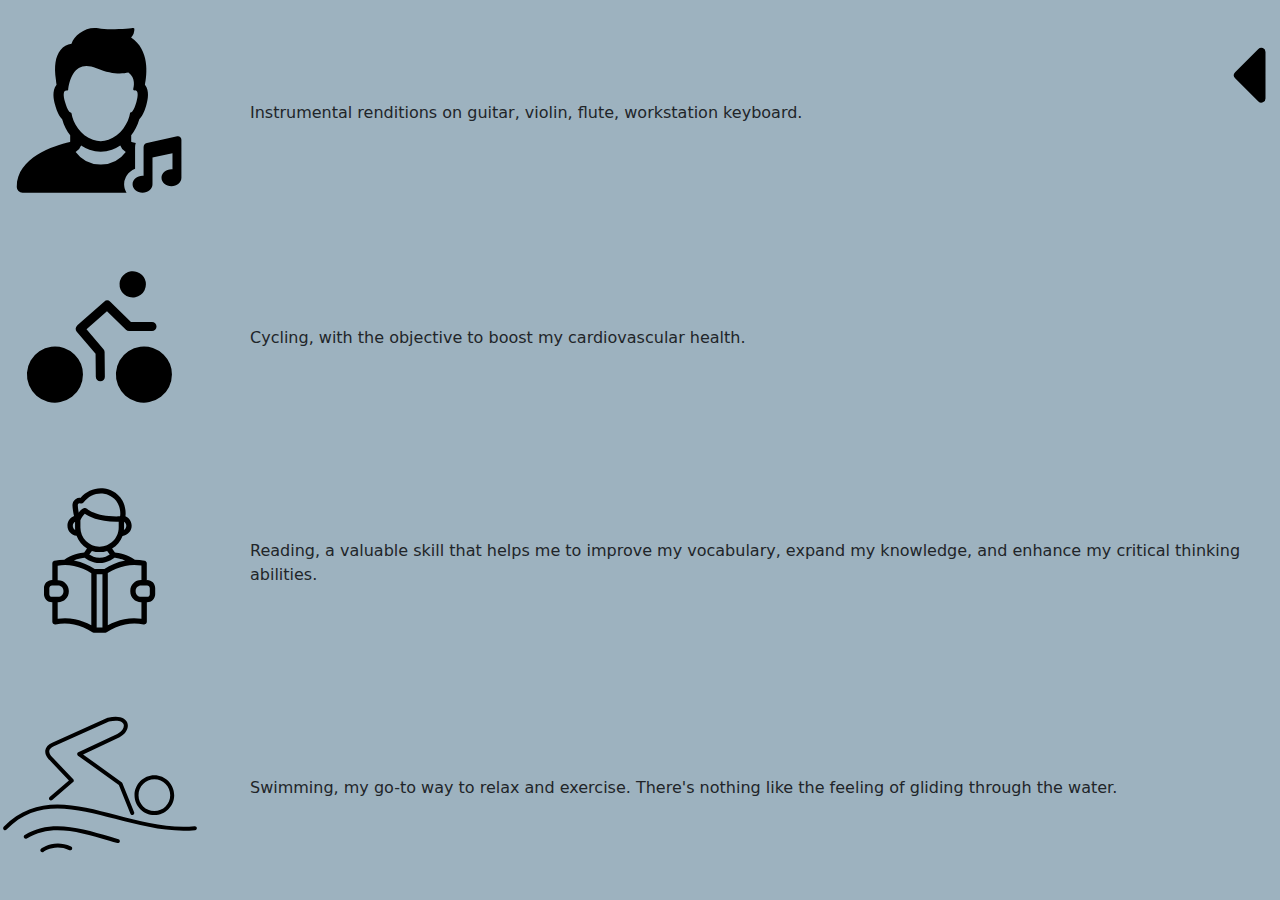
<file: Side Interests.html>
<!DOCTYPE html>
<html lang="en">

<head>
    <meta charset="UTF-8">
    <meta name="viewport" content="width=device-width, initial-scale=1.0">
    <link href="./css/Local_bootstrap_copy.css" rel="stylesheet">
    <title>Side Interests</title>
    <style>
        body {
            background-color: #9DB2BF;
        }

        .main-container {
            display: grid;
            height: 100vh;
            /* justify-content: center; */
            align-items: center;
        }

        .tile-image {
            height: 200px;
            width: 200px;
            float: left;
            margin-right: 50px;
        }

        .left {
            display:flex;
            float: left;
            align-items: center;
        }

        body > .container2{
          position: fixed;
          left: 94%;
        }

        .container2 .tooltiptext {
          visibility: hidden;
          width: 120px;
          color: black;
          text-align: center;
          padding: 1%;
          font-family: 'Segoe UI', Tahoma, Geneva, Verdana, sans-serif;
          
          /* Position the tooltip */
          position: absolute;
        }
        .container2 > img:hover{
            opacity: 50%;
        }
        .container2:hover .tooltiptext{
          visibility: visible;
          opacity: 50%;
        }
    </style>
</head>

<body>
    <span class="pt-4 container2">
        <span class="tooltiptext">Previous Page</span>
        <img src="./assets/SVG/caret-left.svg" id="prv-pg" alt="previous page" height="100px"
            onclick="location.href='./Intro.html';" style="cursor: pointer;">
    </span>

    <div class="main-container">
        <div class="left">
            <img class="tile-image" src="./assets/SVG/Instrumental renditioner (Edited).svg" alt="Musical Interest img">
            <p class="card-text">Instrumental renditions on guitar, violin, flute, workstation keyboard.</p>
        </div>
        <div class="left">
            <img class="tile-image" src="./assets/SVG/Cycling.svg" alt="Cycling img">
            <p class="card-text">Cycling, with the objective to boost my cardiovascular health.</p>
        </div>
        <div class="left">
            <img class="tile-image" src="./assets/SVG/Reading.svg" alt="Reading img">
            <p class="card-text">Reading, a valuable skill that helps me to improve my vocabulary, expand my knowledge, and enhance my critical thinking abilities.</p>
        </div>
        <div class="left">
            <img class="tile-image" src="./assets/SVG/Swimming.svg" alt="Swimming img">
            <p class="card-text">Swimming, my go-to way to relax and exercise. There's nothing like the feeling of gliding through the water.</p>
        </div>
    </div>
</body>

</html>
</file>
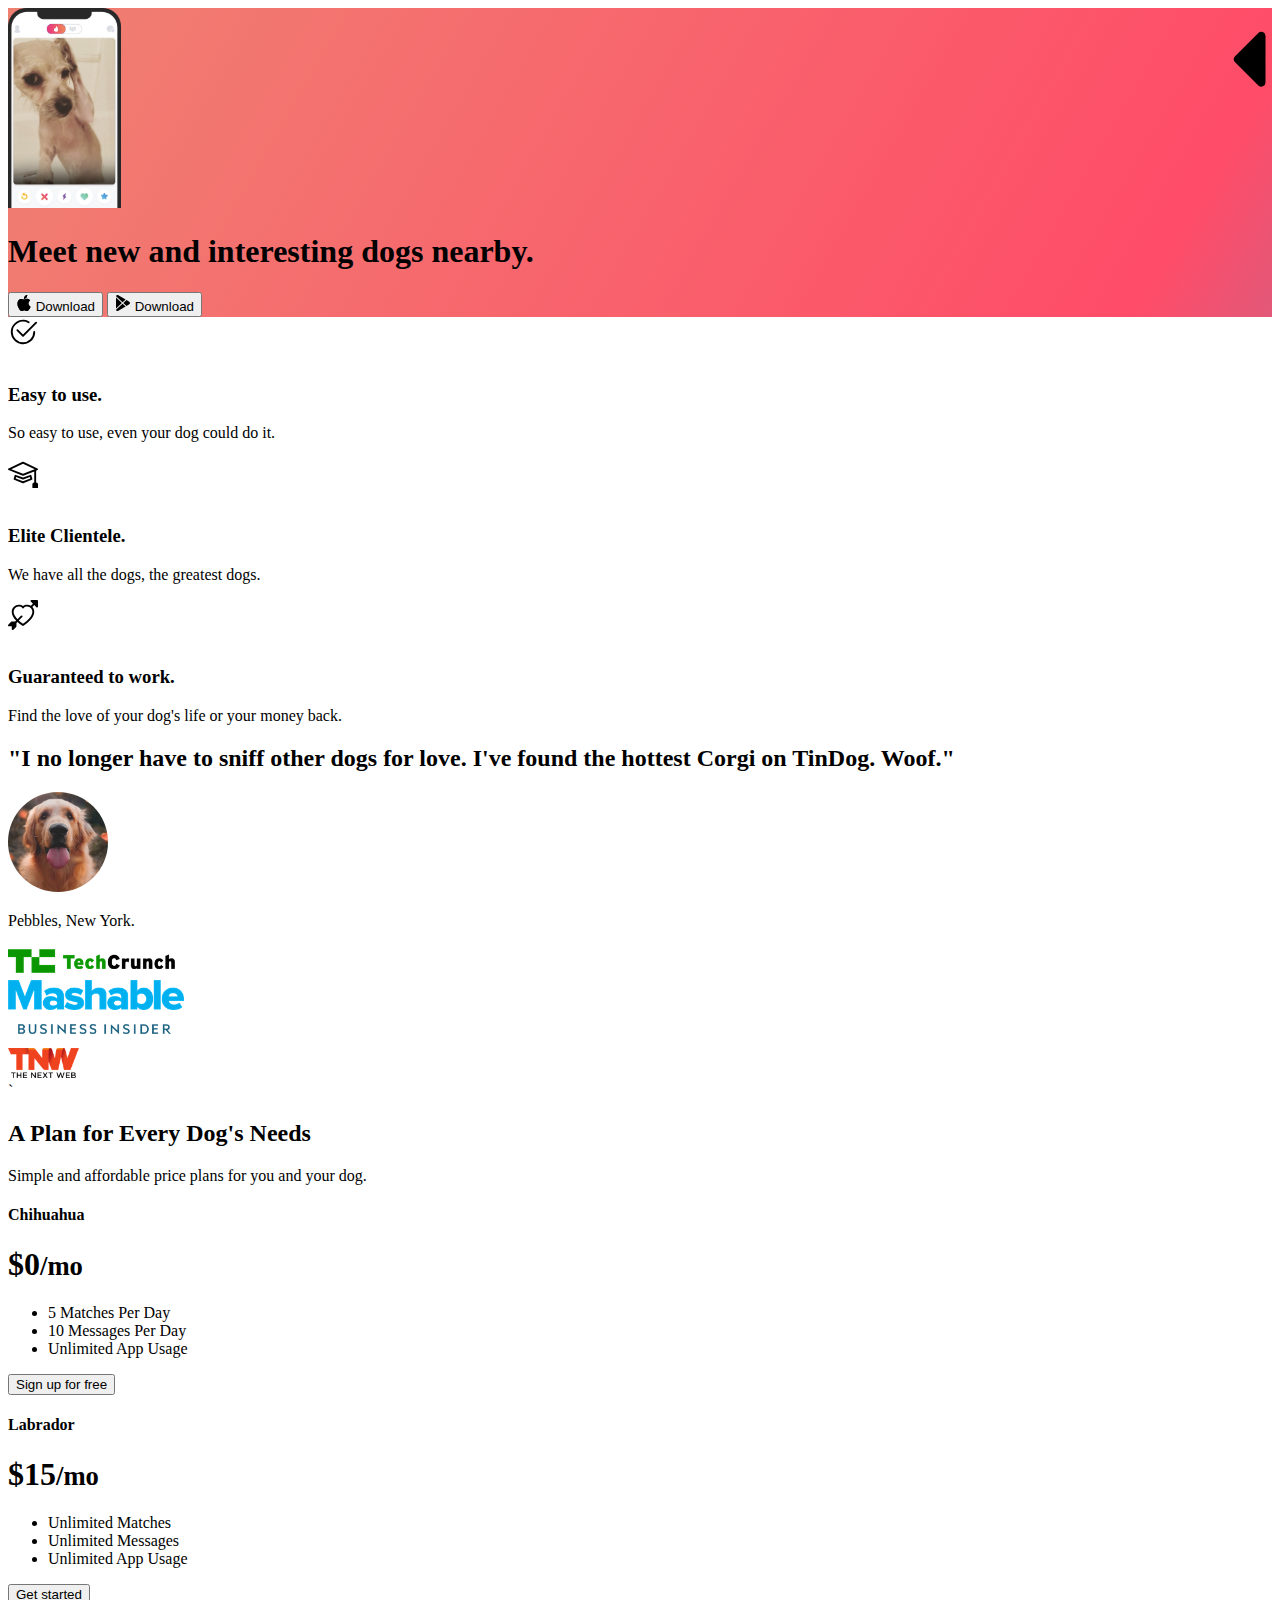
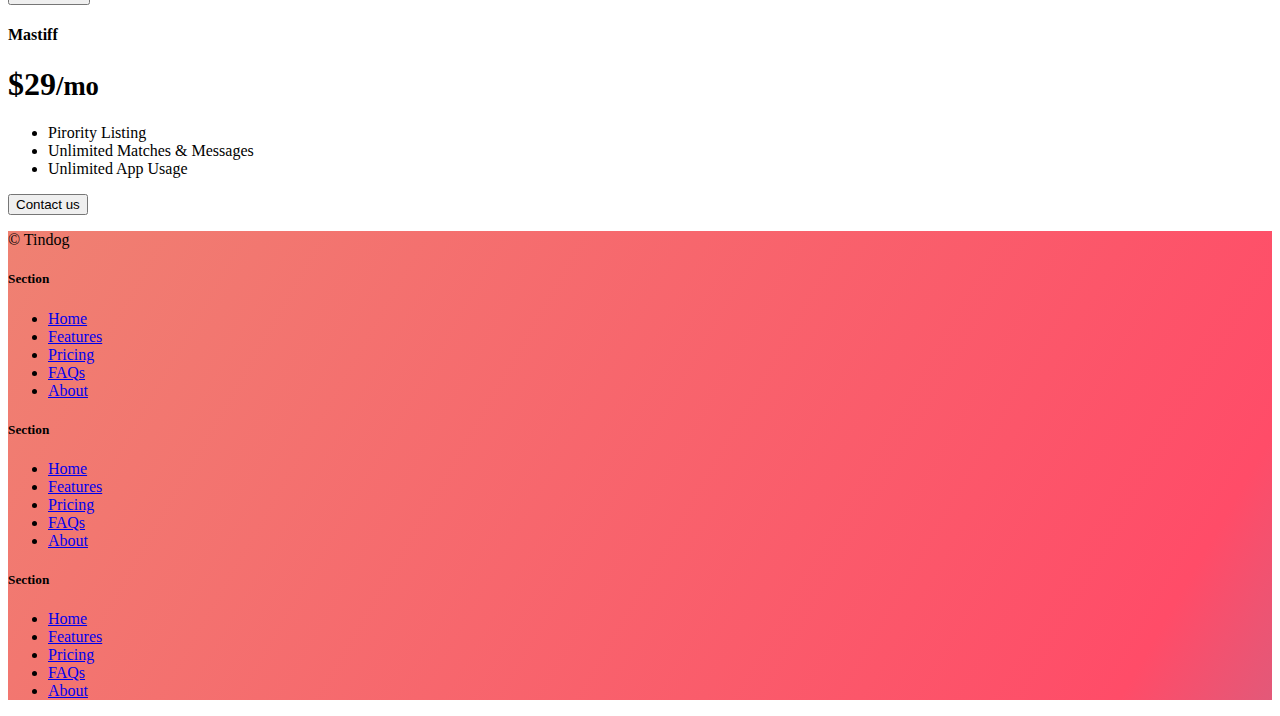
<file: TinDog.html>
<!DOCTYPE html>
<html lang="en">

<head>
  <meta charset="UTF-8">
  <meta name="viewport" content="width=device-width, initial-scale=1.0">
  <title>TinDog</title>
  <link href="https://cdn.jsdelivr.net/npm/bootstrap@5.3.0-alpha2/dist/css/bootstrap.min.css" rel="stylesheet"
    integrity="sha384-aFq/bzH65dt+w6FI2ooMVUpc+21e0SRygnTpmBvdBgSdnuTN7QbdgL+OapgHtvPp" crossorigin="anonymous">
  <link href="./css/Dogstyle.css" rel="stylesheet">
  <style>
    .gradient-background > .container2{
          position: fixed;
          left: 94%;
        }

    .gradient-background > .container2 .tooltiptext {
          visibility: hidden;
          width: 120px;
          color: black;
          text-align: center;
          border-radius: 6px;
          padding: 1%;
          font-family: 'Segoe UI', Tahoma, Geneva, Verdana, sans-serif;
          
          /* Position the tooltip */
          position: absolute;
        }
    .gradient-background > .container2 > img:hover{
            opacity: 50%;
        }
    .gradient-background > .container2:hover .tooltiptext{
          visibility: visible;
          opacity: 50%;
        }
  </style>
</head>

<body>

  <!-- Title -->
  <section id="title" class="gradient-background">
      <div class="pt-4 container2">
        <span class="tooltiptext">Previous Page</span>
        <img src="./assets/SVG/caret-left.svg" id="prv-pg" alt="previous page" height="100px"
            onclick="location.href='./Assignments.html';" style="cursor: pointer;">
      </div>
      <div class="container col-xxl-8 px-4 pt-5" >
        <div class="row flex-lg-row-reverse align-items-center g-5 pt-5">
          <div class="col-10 col-sm-8 col-lg-6">
            <img src="./assets/images/iphone.png" class="d-block mx-lg-auto img-fluid" alt="Demo sites" height="200" loading="lazy">
          </div>
          <div class="col-lg-6">
            <h1 class="display-5 fw-bold text-body-emphasis lh-1 mb-3">Meet new and interesting dogs nearby.</h1>
            <!-- <p class="lead">Quickly design and customize responsive mobile-first sites with Bootstrap, the world’s most popular front-end open source toolkit, featuring Sass variables and mixins, responsive grid system, extensive prebuilt components, and powerful JavaScript plugins.</p> -->
            <div class="d-grid gap-2 d-md-flex justify-content-md-start">
              <button type="button" class="btn btn-light btn-lg px-4 me-md-2"><img src="./assets/SVG/apple.svg" alt="Apple Logo"> Download</button>
              <button type="button" class="btn btn-outline-light btn-lg px-4"><img src="./assets/SVG/google.svg" alt="Google Logo"> Download</button>
            </div>
          </div>
        </div>
      </div>
    </section>

    <!-- Features -->
    <section id="features">
      <div class="container mt-5">
        <div class="row g-4 py-5 row-cols-1 row-cols-lg-3">
          <div class="col d-flex align-items-start">
            <div
              class="icon-square text-body-emphasis bg-body-secondary d-inline-flex align-items-center justify-content-center fs-4 flex-shrink-0 me-3">
              <img src="./assets/SVG/checkmark.svg" alt="Checkmark image" height="30px">
            </div>
            <div>
              <h3 class="fs-2 text-body-emphasis"> Easy to use.</h3>
              <p>So easy to use, even your dog could do it.</p>
            </div>
          </div>
          <div class="col d-flex align-items-start">
            <div
              class="icon-square text-body-emphasis bg-body-secondary d-inline-flex align-items-center justify-content-center fs-4 flex-shrink-0 me-3">
              <img src="./assets/SVG/hat.svg" alt="Hat Image" height="30px">
            </div>
            <div>
              <h3 class="fs-2 text-body-emphasis"> Elite Clientele.</h3>
              <p>We have all the dogs, the greatest dogs.</p>
            </div>
          </div>
          <div class="col d-flex align-items-start">
            <div
              class="icon-square text-body-emphasis bg-body-secondary d-inline-flex align-items-center justify-content-center fs-4 flex-shrink-0 me-3">
              <img src="./assets/SVG/heart.svg" alt="Hearty Image" height="30px">
            </div>
            <div>
              <h3 class="fs-2 text-body-emphasis"> Guaranteed to work.</h3>
              <p>Find the love of your dog's life or your money back.</p>
            </div>
          </div>
        </div>
      </div>
    </section>
  

  <!-- Testimonial -->
  <section id="testimonial">
    <div class="mt-5">
      <div class="p-5 text-center bg-body-tertiary">
        <div class="container py-5">
          <h2 class="text-body-emphasis">"I no longer have to sniff other dogs for love. I've found the hottest Corgi on
            TinDog. Woof."</h2>
          <img class="profile-img mt-5 mb-2" src="./assets/images/dog-img.jpg" alt="doggy image">
          <p class="col-lg-8 mx-auto lead">
            Pebbles, New York.
          </p>
        </div>
        <div class="container">
          <div class="row">
            <div class="col-lg-3 col-sm-12">
              <img src="./assets/images/techcrunch.png" alt="techcrunch" height="30px">
            </div>
            <div class="col-lg-3 col-sm-12">
              <img src="./assets/images/mashable.png" alt="mashable" height="30px">
            </div>
            <div class="col-lg-3 col-sm-12">
              <img src="./assets/images/bizinsider.png" alt="bizinsider" height="30px">
            </div>
            <div class="col-lg-3 col-sm-12">
              <img src="./assets/images/tnw.png" alt="tnw" height="30px">
            </div>
          </div>
        </div>
      </div>
    </div>
  </section>
  `
  <!-- Pricing -->
  <section id="pricing">
    <div class="container">
      <div class="pricing-header p-3 pb-md-4 mx-auto text-center">
        <h2 class="display-4 fw-normal text-body-emphasis">A Plan for Every Dog's Needs</h2>
        <p class="fs-5 text-body-secondary">Simple and affordable price plans for you and your dog.</p>
      </div>
      <div class="row row-cols-1 row-cols-md-3 mb-3 text-center">
        <div class="col">
          <div class="card mb-4 rounded-3 shadow-sm">
            <div class="card-header py-3">
              <h4 class="my-0 fw-normal">Chihuahua</h4>
            </div>
            <div class="card-body">
              <h1 class="card-title pricing-card-title">$0<small class="text-body-secondary fw-light">/mo</small></h1>
              <ul class="list-unstyled mt-3 mb-4">
                <li>5 Matches Per Day</li>
                <li>10 Messages Per Day</li>
                <li>Unlimited App Usage</li>
              </ul>
              <button type="button" class="w-100 btn btn-lg btn-outline-dark">Sign up for free</button>
            </div>
          </div>
        </div>
        <div class="col">
          <div class="card mb-4 rounded-3 shadow-sm">
            <div class="card-header py-3">
              <h4 class="my-0 fw-normal">Labrador</h4>
            </div>
            <div class="card-body">
              <h1 class="card-title pricing-card-title">$15<small class="text-body-secondary fw-light">/mo</small></h1>
              <ul class="list-unstyled mt-3 mb-4">
                <li>Unlimited Matches</li>
                <li>Unlimited Messages</li>
                <li>Unlimited App Usage</li>
              </ul>
              <button type="button" class="w-100 btn btn-lg btn-dark">Get started</button>
            </div>
          </div>
        </div>
        <div class="col">
          <div class="card mb-4 rounded-3 shadow-sm border-dark">
            <div class="card-header py-3 text-bg-dark border-dark">
              <h4 class="my-0 fw-normal">Mastiff</h4>
            </div>
            <div class="card-body">
              <h1 class="card-title pricing-card-title">$29<small class="text-body-secondary fw-light">/mo</small></h1>
              <ul class="list-unstyled mt-3 mb-4">
                <li>Pirority Listing</li>
                <li>Unlimited Matches & Messages</li>
                <li>Unlimited App Usage</li>
              </ul>
              <button type="button" class="w-100 btn btn-lg btn-dark">Contact us</button>
            </div>
          </div>
        </div>
      </div>
    </div>
  </section>

  <!-- Footer -->
  <section id="footer" class="gradient-background">
    <div class="container">
      <footer class="row row-cols-1 row-cols-sm-2 row-cols-md-5 py-5 my-5 mb-0">
        <div class="col mb-3">
          <p class="text-body-secondary">© Tindog</p>
        </div>
    
        <div class="col mb-3">
    
        </div>
    
        <div class="col mb-3">
          <h5>Section</h5>
          <ul class="nav flex-column">
            <li class="nav-item mb-2"><a href="#" class="nav-link p-0 text-body-secondary">Home</a></li>
            <li class="nav-item mb-2"><a href="#" class="nav-link p-0 text-body-secondary">Features</a></li>
            <li class="nav-item mb-2"><a href="#" class="nav-link p-0 text-body-secondary">Pricing</a></li>
            <li class="nav-item mb-2"><a href="#" class="nav-link p-0 text-body-secondary">FAQs</a></li>
            <li class="nav-item mb-2"><a href="#" class="nav-link p-0 text-body-secondary">About</a></li>
          </ul>
        </div>
    
        <div class="col mb-3">
          <h5>Section</h5>
          <ul class="nav flex-column">
            <li class="nav-item mb-2"><a href="#" class="nav-link p-0 text-body-secondary">Home</a></li>
            <li class="nav-item mb-2"><a href="#" class="nav-link p-0 text-body-secondary">Features</a></li>
            <li class="nav-item mb-2"><a href="#" class="nav-link p-0 text-body-secondary">Pricing</a></li>
            <li class="nav-item mb-2"><a href="#" class="nav-link p-0 text-body-secondary">FAQs</a></li>
            <li class="nav-item mb-2"><a href="#" class="nav-link p-0 text-body-secondary">About</a></li>
          </ul>
        </div>
    
        <div class="col mb-3">
          <h5>Section</h5>
          <ul class="nav flex-column">
            <li class="nav-item mb-2"><a href="#" class="nav-link p-0 text-body-secondary">Home</a></li>
            <li class="nav-item mb-2"><a href="#" class="nav-link p-0 text-body-secondary">Features</a></li>
            <li class="nav-item mb-2"><a href="#" class="nav-link p-0 text-body-secondary">Pricing</a></li>
            <li class="nav-item mb-2"><a href="#" class="nav-link p-0 text-body-secondary">FAQs</a></li>
            <li class="nav-item mb-2"><a href="#" class="nav-link p-0 text-body-secondary">About</a></li>
          </ul>
        </div>
      </footer>
    </div>
  </section>
</body>

</html>
</file>
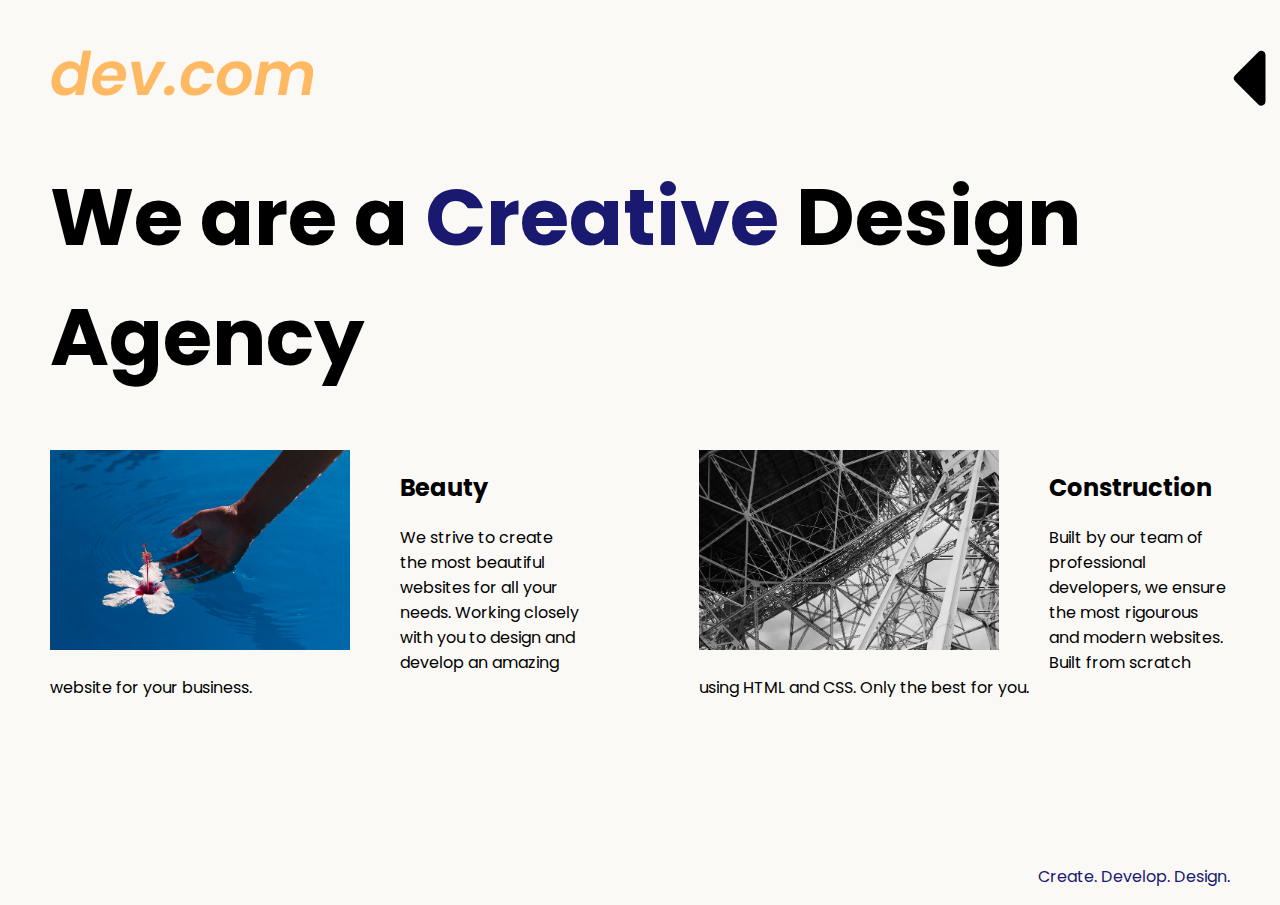
<file: Web Design Agency.html>
<!DOCTYPE html>
<html lang="en">

<head>
  <meta charset="UTF-8">
  <meta name="viewport" content="width=device-width, initial-scale=1.0">
  <title>Agency</title>
  <link rel="stylesheet" href="../css/Agencystyle.css">
  <link rel="preconnect" href="https://fonts.googleapis.com">
  <link rel="preconnect" href="https://fonts.gstatic.com" crossorigin>
  <link href="https://fonts.googleapis.com/css2?family=Poppins:wght@400;700&display=swap" rel="stylesheet">
  <style>
    .container2{
          position: fixed;
          left: 94%;
          top: 3%;
        }

        .container2 .tooltiptext {
          visibility: hidden;
          color: black;
          text-align: center;
          font-family: 'Segoe UI', Tahoma, Geneva, Verdana, sans-serif;
          
          /* Position the tooltip */
          position: absolute;
        }
        .container2 > img:hover{
            opacity: 50%;
        }
        .container2:hover .tooltiptext{
          visibility: visible;
          opacity: 50%;
        }
  </style>
</head>

<body>
  <div class="main">
    <span class="container2">
      <span class="tooltiptext">Previous Page</span>
      <img src="./assets/SVG/caret-left.svg" id="prv-pg" alt="previous page" height="100px"
          onclick="location.href='./Assignments.html';" style="cursor: pointer;">
    </span>

    <img class="logo" src="./assets/images/logo.png" alt="logo">
    <h1>We are a <span class="creative">Creative</span> Design Agency</h1>
    <div class="left card"><img class="tile-image" src="./assets/images/beautiful.jpg" alt="hand and flower in water">
      <h2 class="card-title">Beauty</h2>
      <p class="card-text">We strive to create the most beautiful websites for all your needs. Working closely with you
        to 
        design and
        develop an amazing website for your business.</p>
    </div>

    <div class="right card"><img class="tile-image" src="./assets/images/construction.jpg" alt="metal structure">
      <h2 class="card-title">Construction</h2>
      <p>Built by our team of professional developers, we ensure the most rigourous and modern websites. Built from
        scratch using HTML and CSS. Only the best for you.</p>
    </div>

  </div>
  <footer>
    <p>Create. Develop. Design.</p>
  </footer>
</body>

</html>
</file>
<file: css/Briefstyle.css>
body{
  margin: 0;
  padding: 0;
}
.feature-icon {
  width: 4rem;
  height: 4rem;
  border-radius: .75rem;
}
.core-container{
  height: 100vh;
  width: 100%;
  background-color: #27374D;
  margin: 0;
  padding: 0;
}
.upper-container{
    height: 70px;
    display: flex; 
    color: white; 
    justify-content: space-around;
    align-items: center;
    padding-top: 50px;
}
.upper-container1{
  height: 100px;
  display: flex; 
  color: white; 
  justify-content: space-evenly;
  align-items: center;
  padding-top: 50px;
}
.text-bg-primary:hover{
  background-color: #526D82;
}
h1{
  color: white;
  text-align: center;
  font-size: 5.625rem;
}
h2{
  font-size: 2.5rem;
  color: white;
  font-weight: lighter;
  padding-left: 50px;
}
.underscore{
  text-decoration: underline;
}
.dancing-script {
  font-family: "Dancing Script", cursive;
  font-optical-sizing: auto;
  font-weight: 400;
  font-style: normal;
}
.jost-statement {
  font-family: "Jost", sans-serif;
  font-optical-sizing: auto;
  font-weight: 400;
  font-style: normal;
}

.mid-container{
 display: flex;
 justify-content: center;
 align-items: center;
 padding-top: 100px;
 padding-bottom: 25px;
 width: 100%;
}
.mid-container:hover{
  background-color: #526D82;
}
</file>
<file: css/ColorVocabstyle.css>
img{
    height: 200px;
    width: 200px;
}
.color-title{
    font-weight: normal;
}

#red{
    color: red;
}
#blue{
    color: blue;
}
#orange{
    color: orange;
}
#green{
    color: green;
}
#yellow{
    color: yellow;
}
</file>
<file: css/Motivationstyle.css>
body {
    background-color: black;
}

img {
    border: 5px solid white;
    width: 100%;
    margin-top: 30px;
}

h1 {
    text-transform: uppercase;
}

#Container {
    font-family: "Libre Baskerville", serif;
    font-weight: 400;
    font-style: normal;
    color: white;
    text-align: center;
    width: 50%;
    margin-left: 25%;
}
</file>
<file: css/Dogstyle.css>
.gradient-background {
  background: linear-gradient(300deg, #00bfff, #ff4c68, #ef8172);
  background-size: 180% 180%;
  animation: gradient-animation 18s ease infinite;
}

@keyframes gradient-animation {
  0% {
    background-position: 0% 50%;
  }
  50% {
    background-position: 100% 50%;
  }
  100% {
    background-position: 0% 50%;
  }
}

.icon-square {
  width: 3rem;
  height: 3rem;
  border-radius: 0.75rem;
}

.profile-img {
  height: 100px;
  border-radius: 50%;
}
</file>
<file: css/Agencystyle.css>
body {
  font-family: "Poppins", sans-serif;
  margin: 50px 50px 0 50px;
  background-color: #faf9f6;
  display: flex;
  flex-direction: column;
  min-height: 95vh;
}
.main {
  flex: 1;
}

h1 {
  font-size: 5rem;
}

footer {
  text-align: right;
  color: midnightblue;
}

.tile-image {
  height: 200px;
  float: left;
  margin-right: 50px;
}

.card {
  width: 45%;
}

.left {
  float: left;
}

.right {
  float: right;
}

.creative {
  color: midnightblue;
}

@media (max-width: 680px) {
  .logo {
    width: 100px;
  }

  h1 {
    font-size: 3.5rem;
    text-align: center;
  }
  .card {
    width: 100%;
    display: block;
    margin-bottom: 30px;
    text-align: justify;
  }

  .card img {
    margin-bottom: 10px;
    width: 100%;
    display: inline;
    object-fit: cover;
  }
}
</file>
